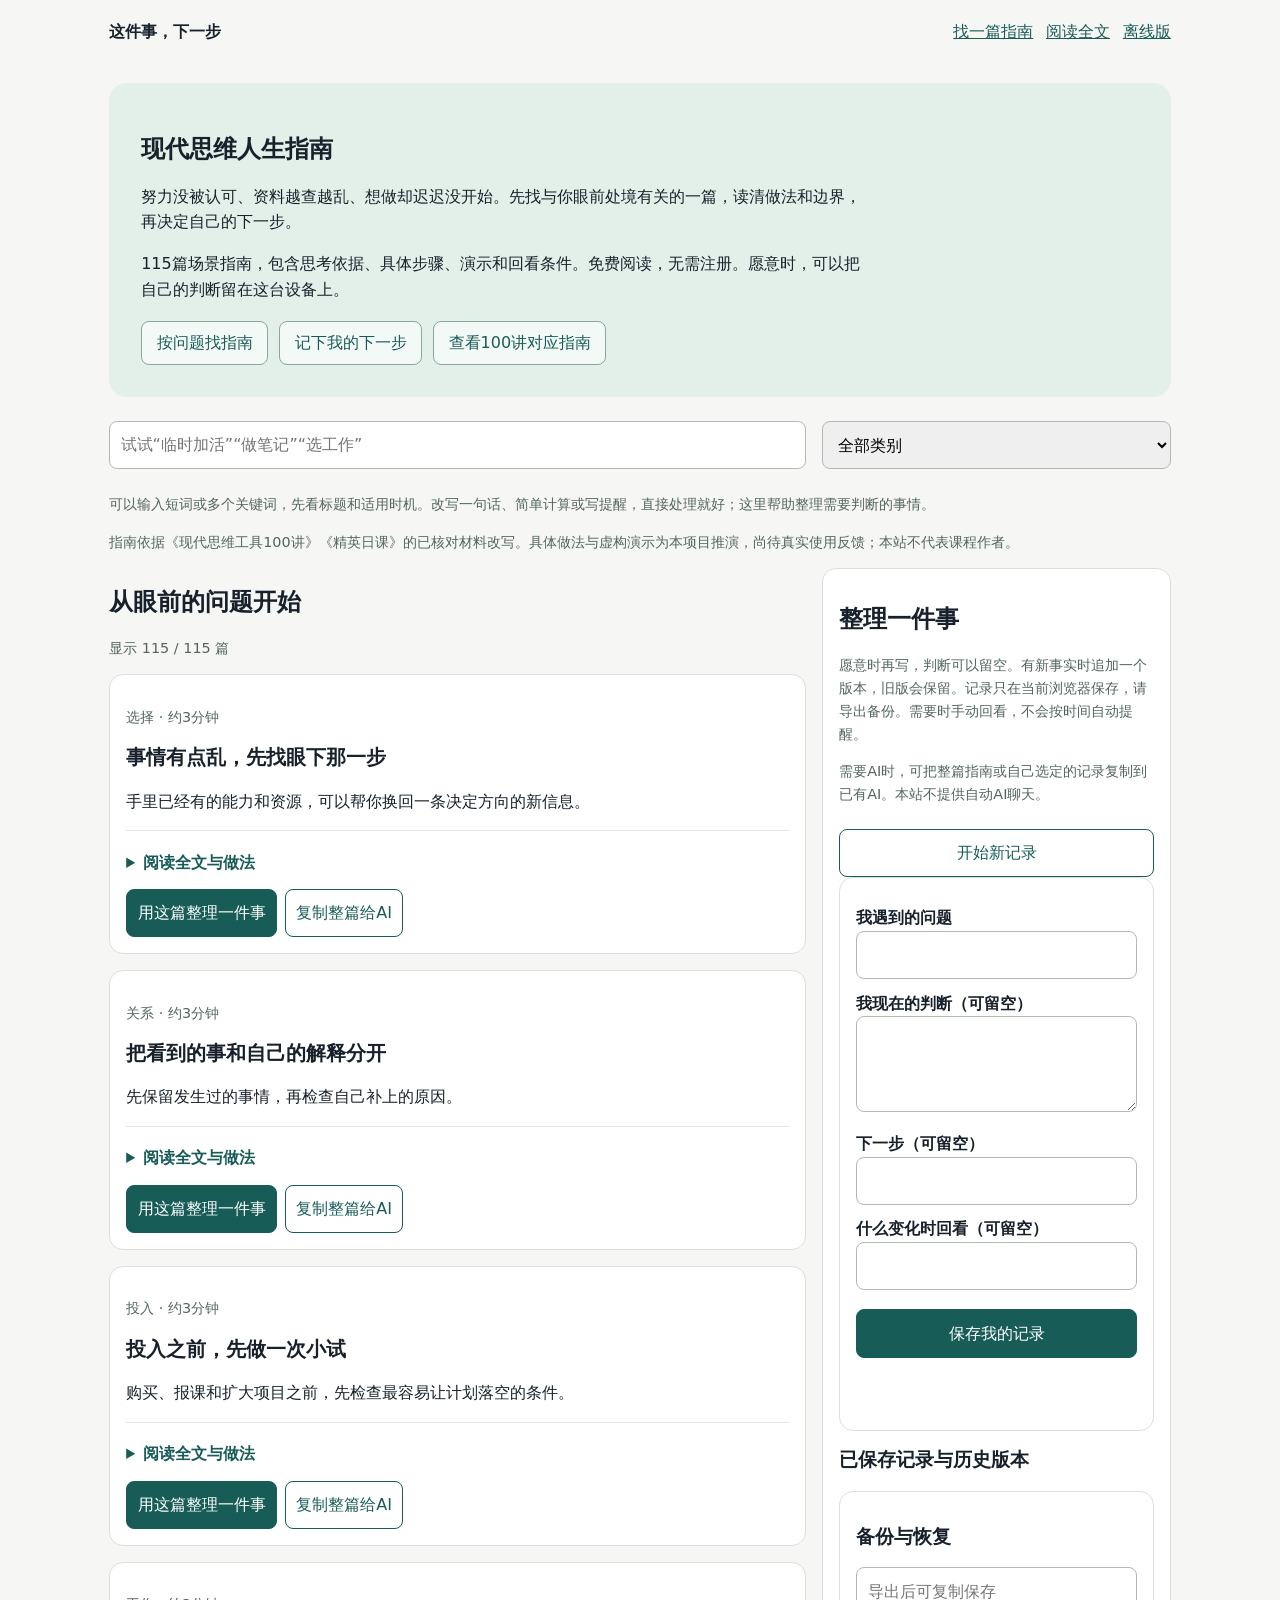
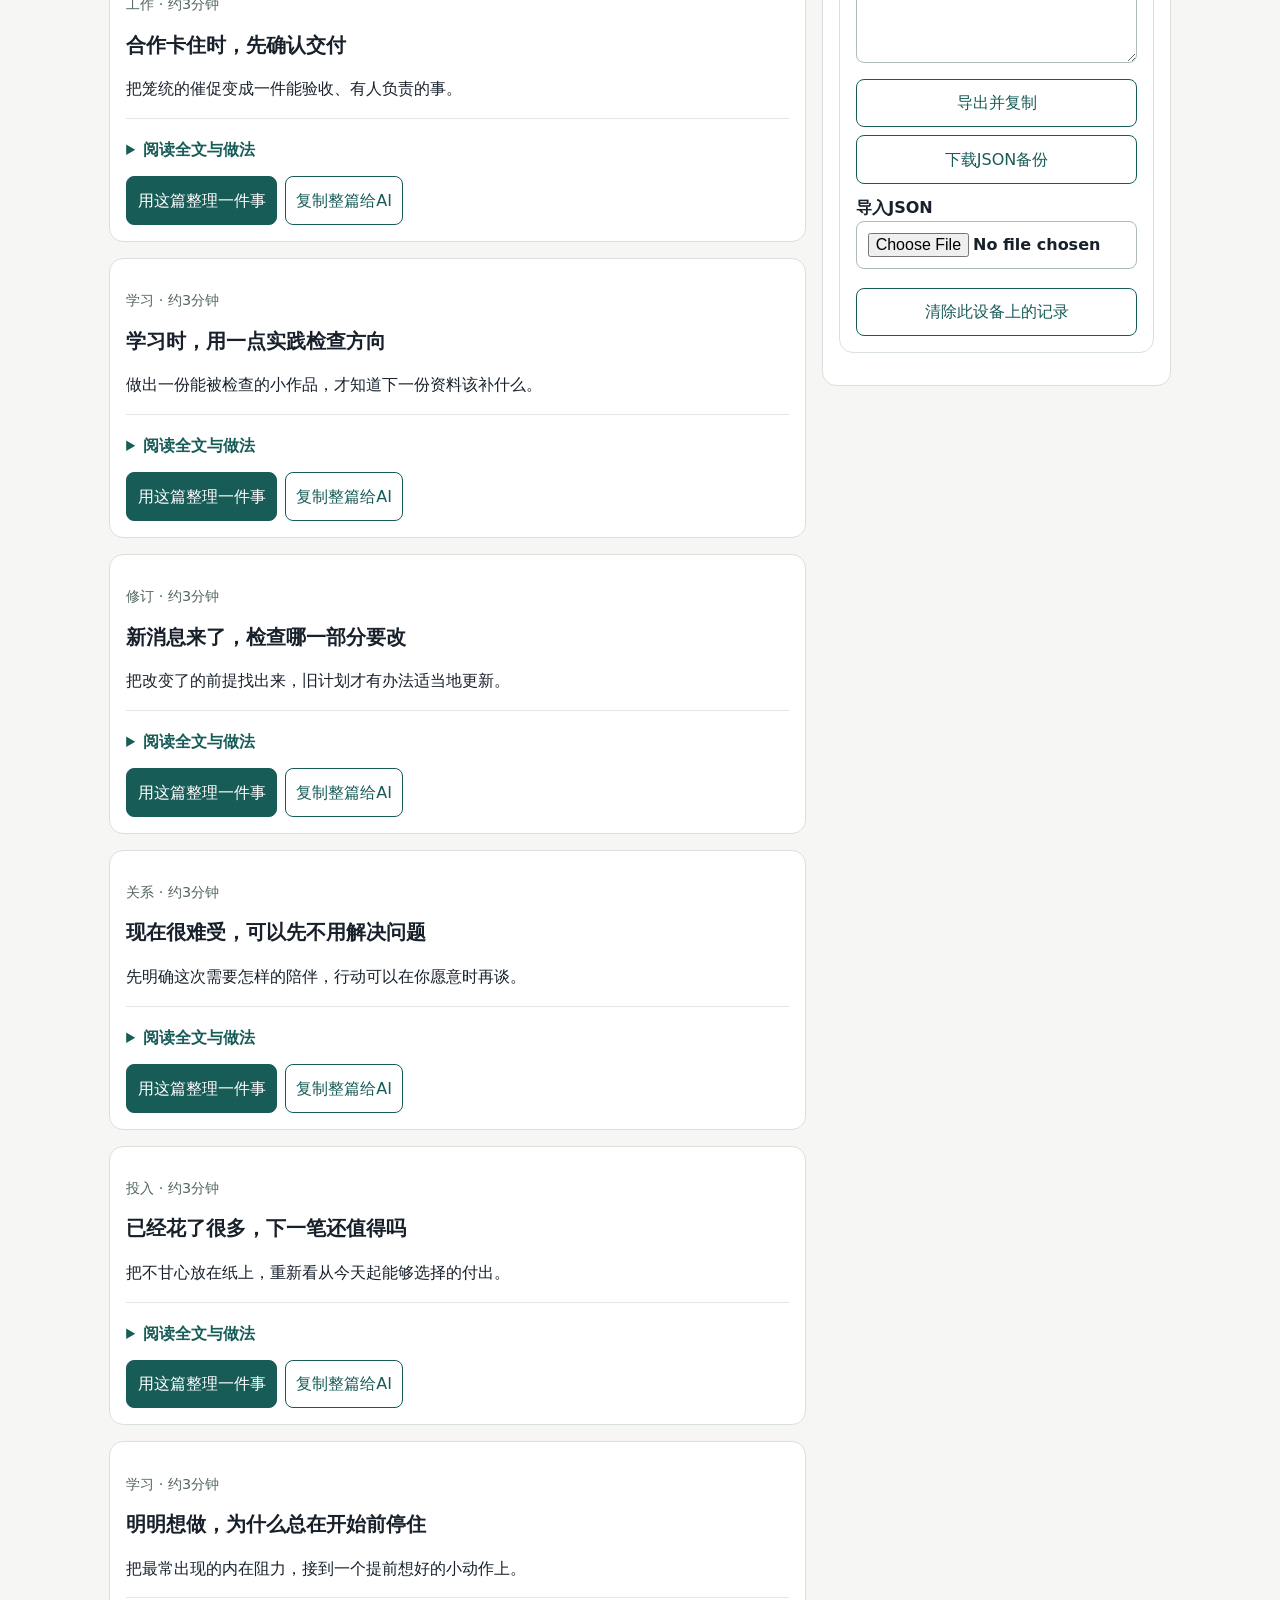
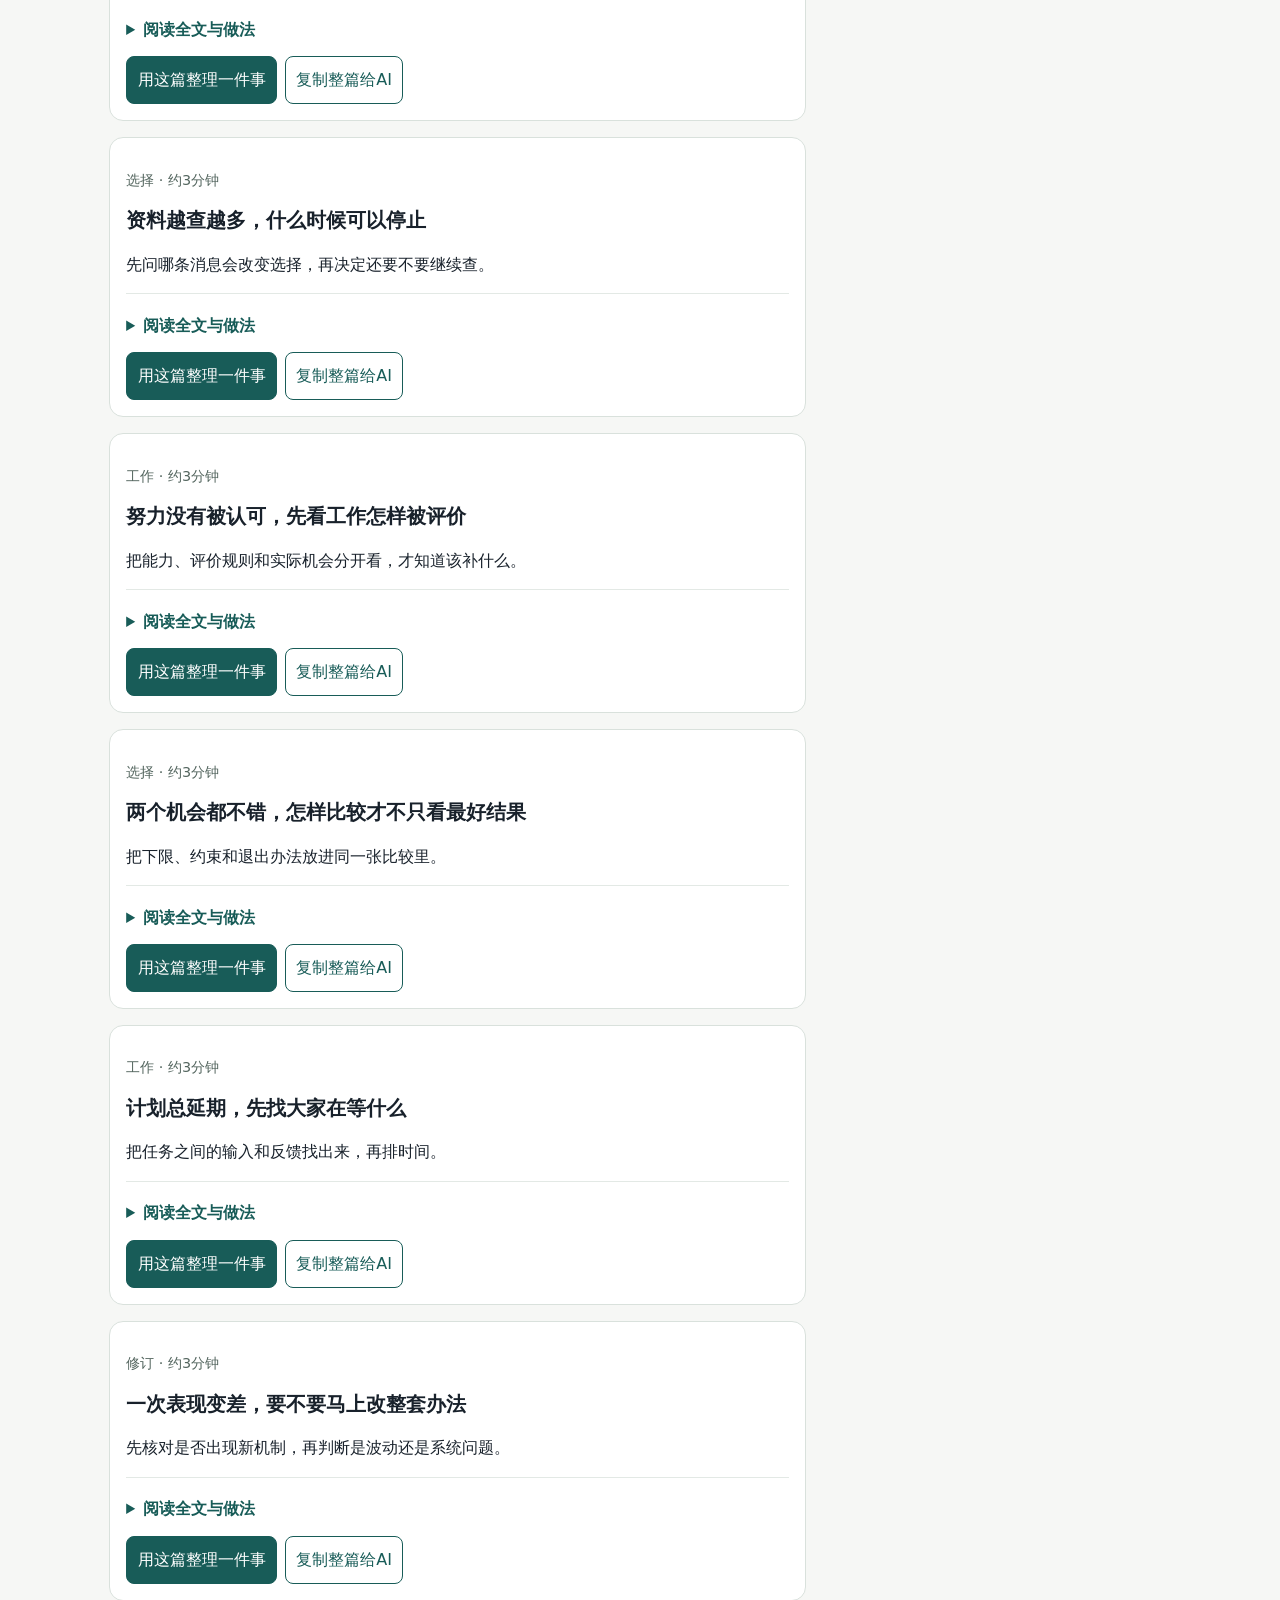
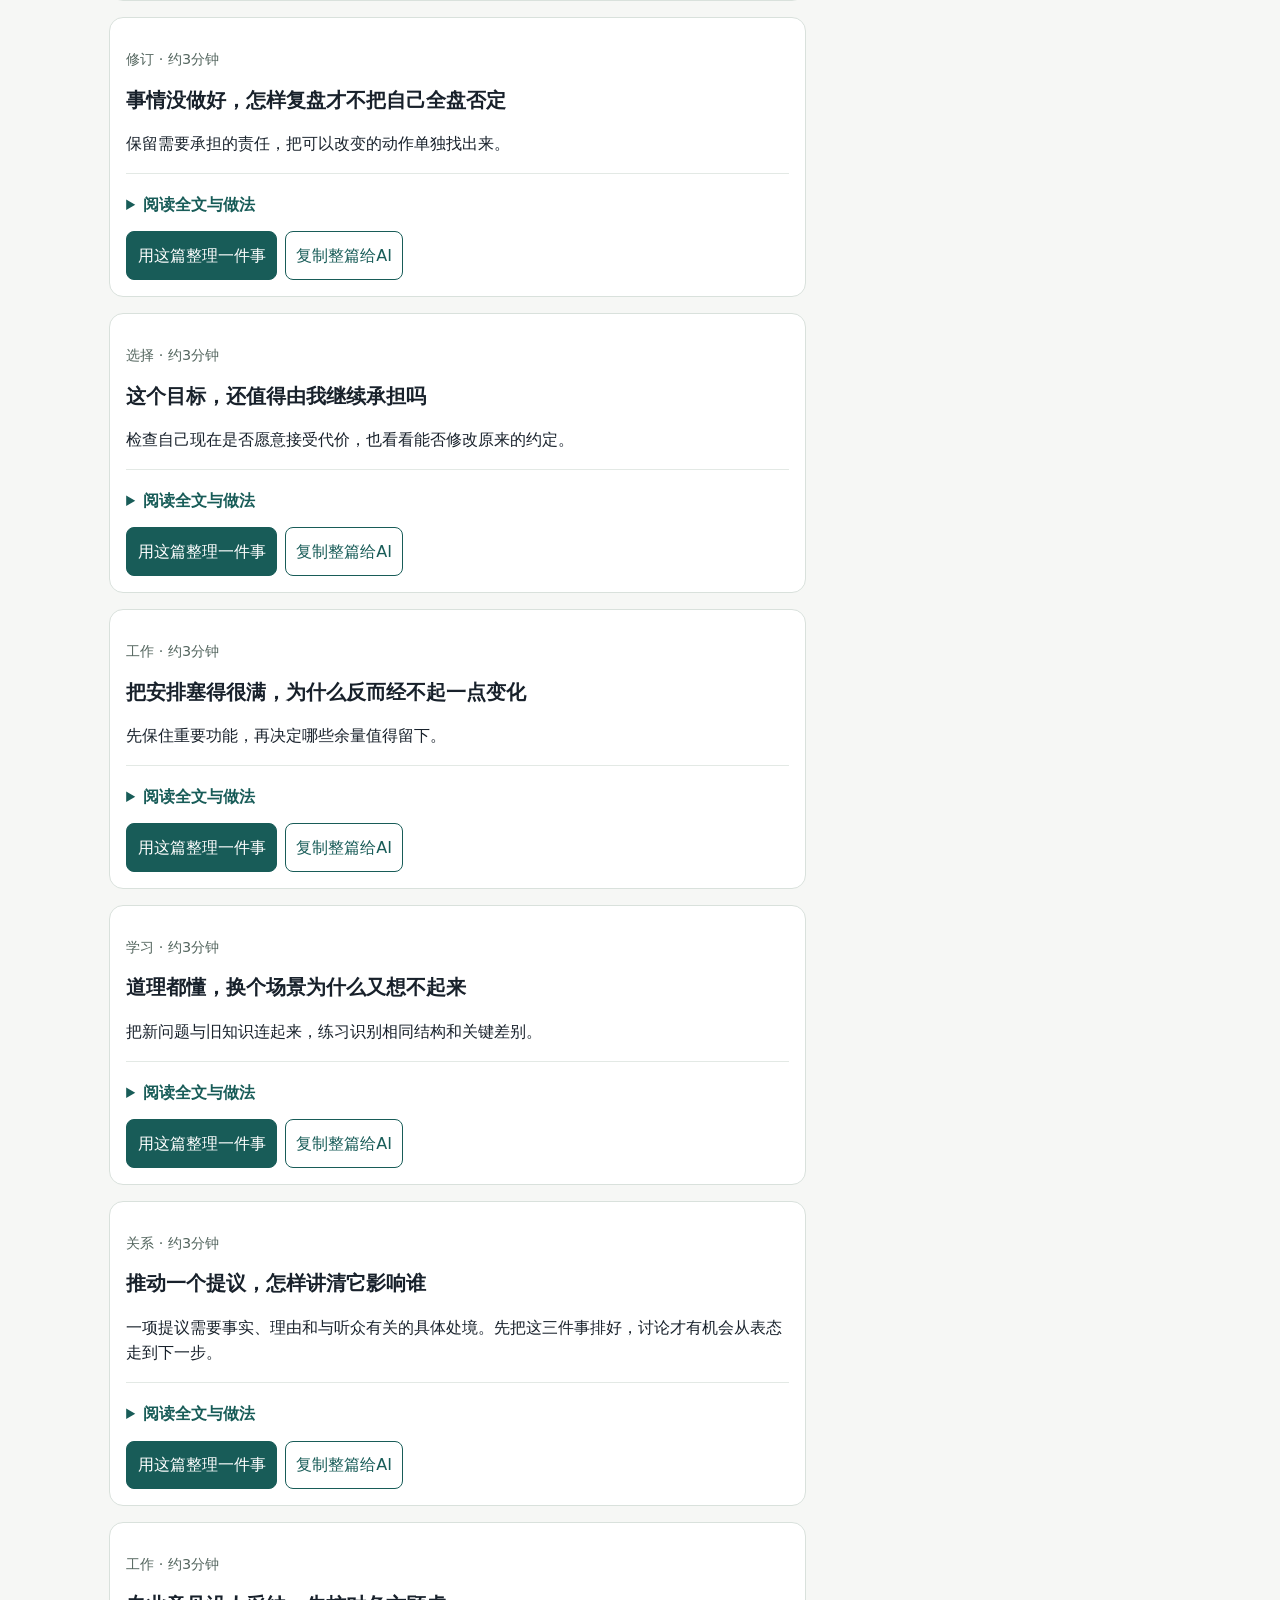
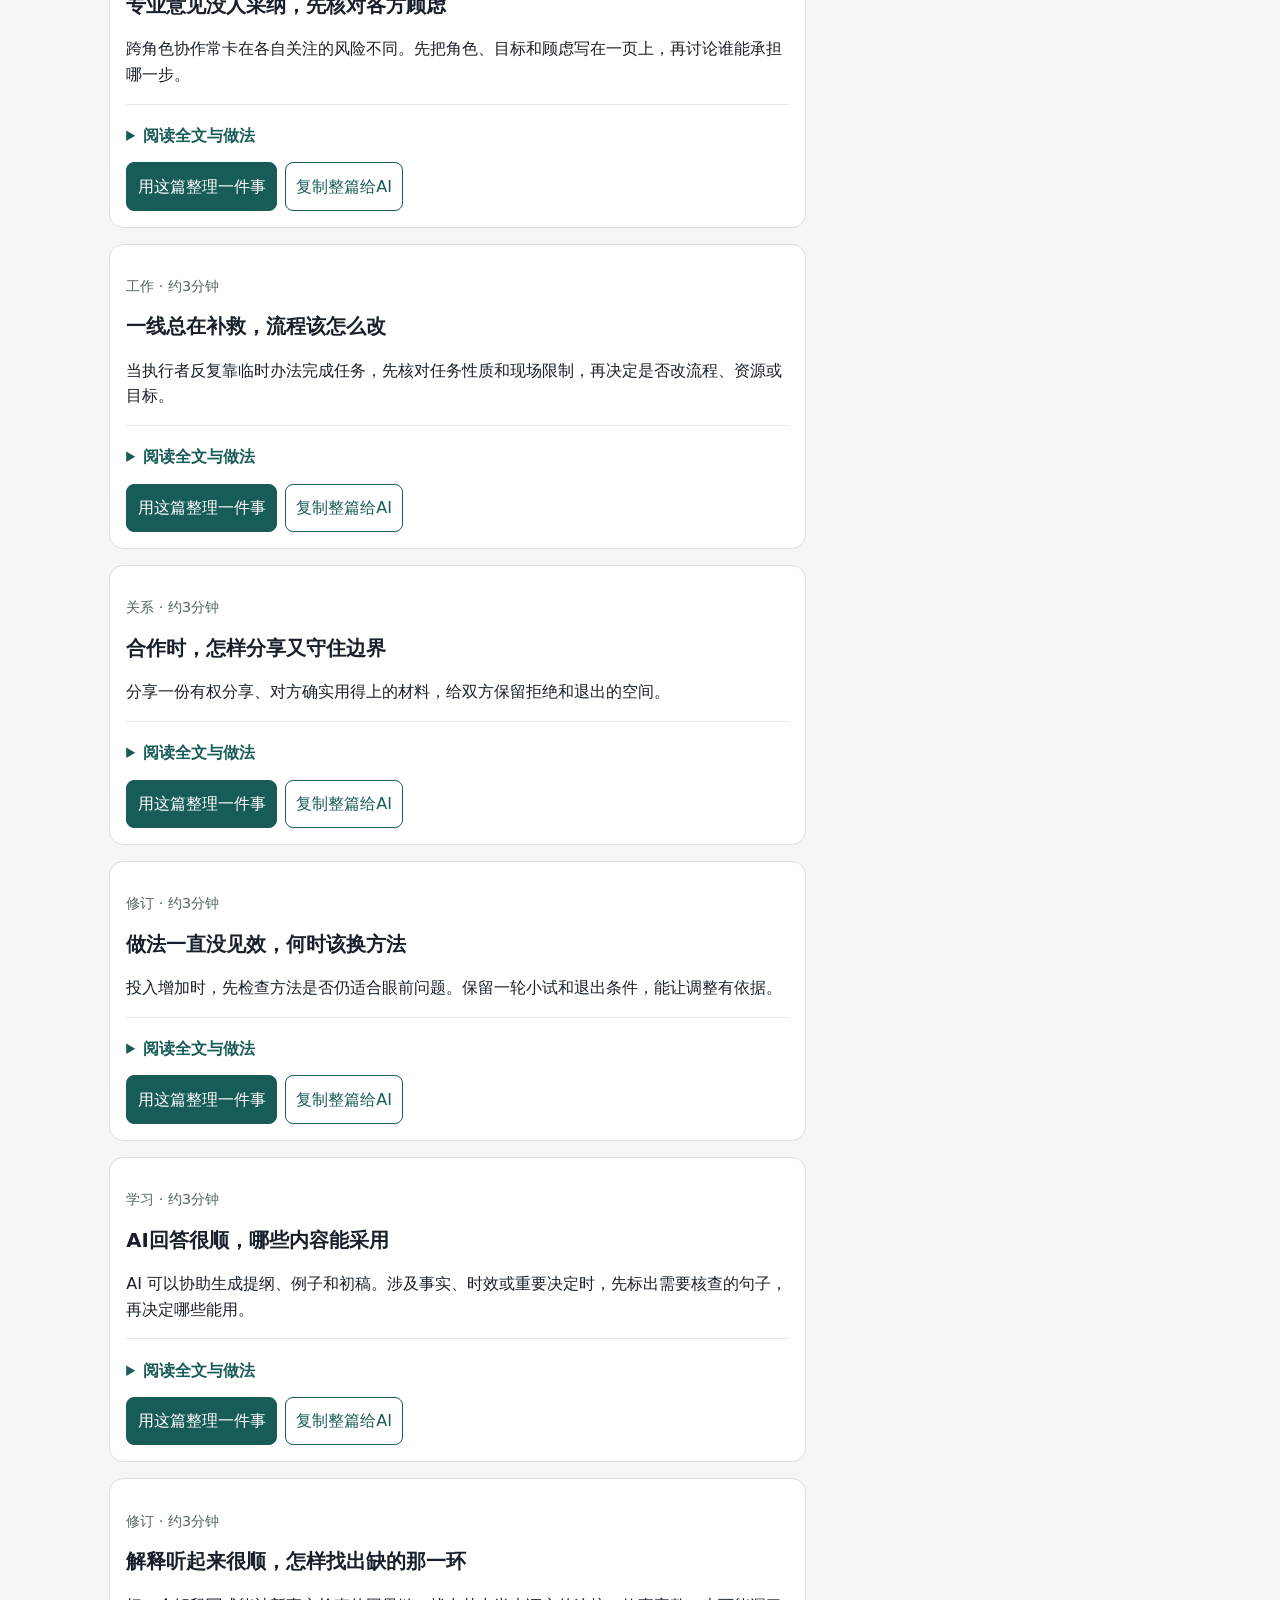
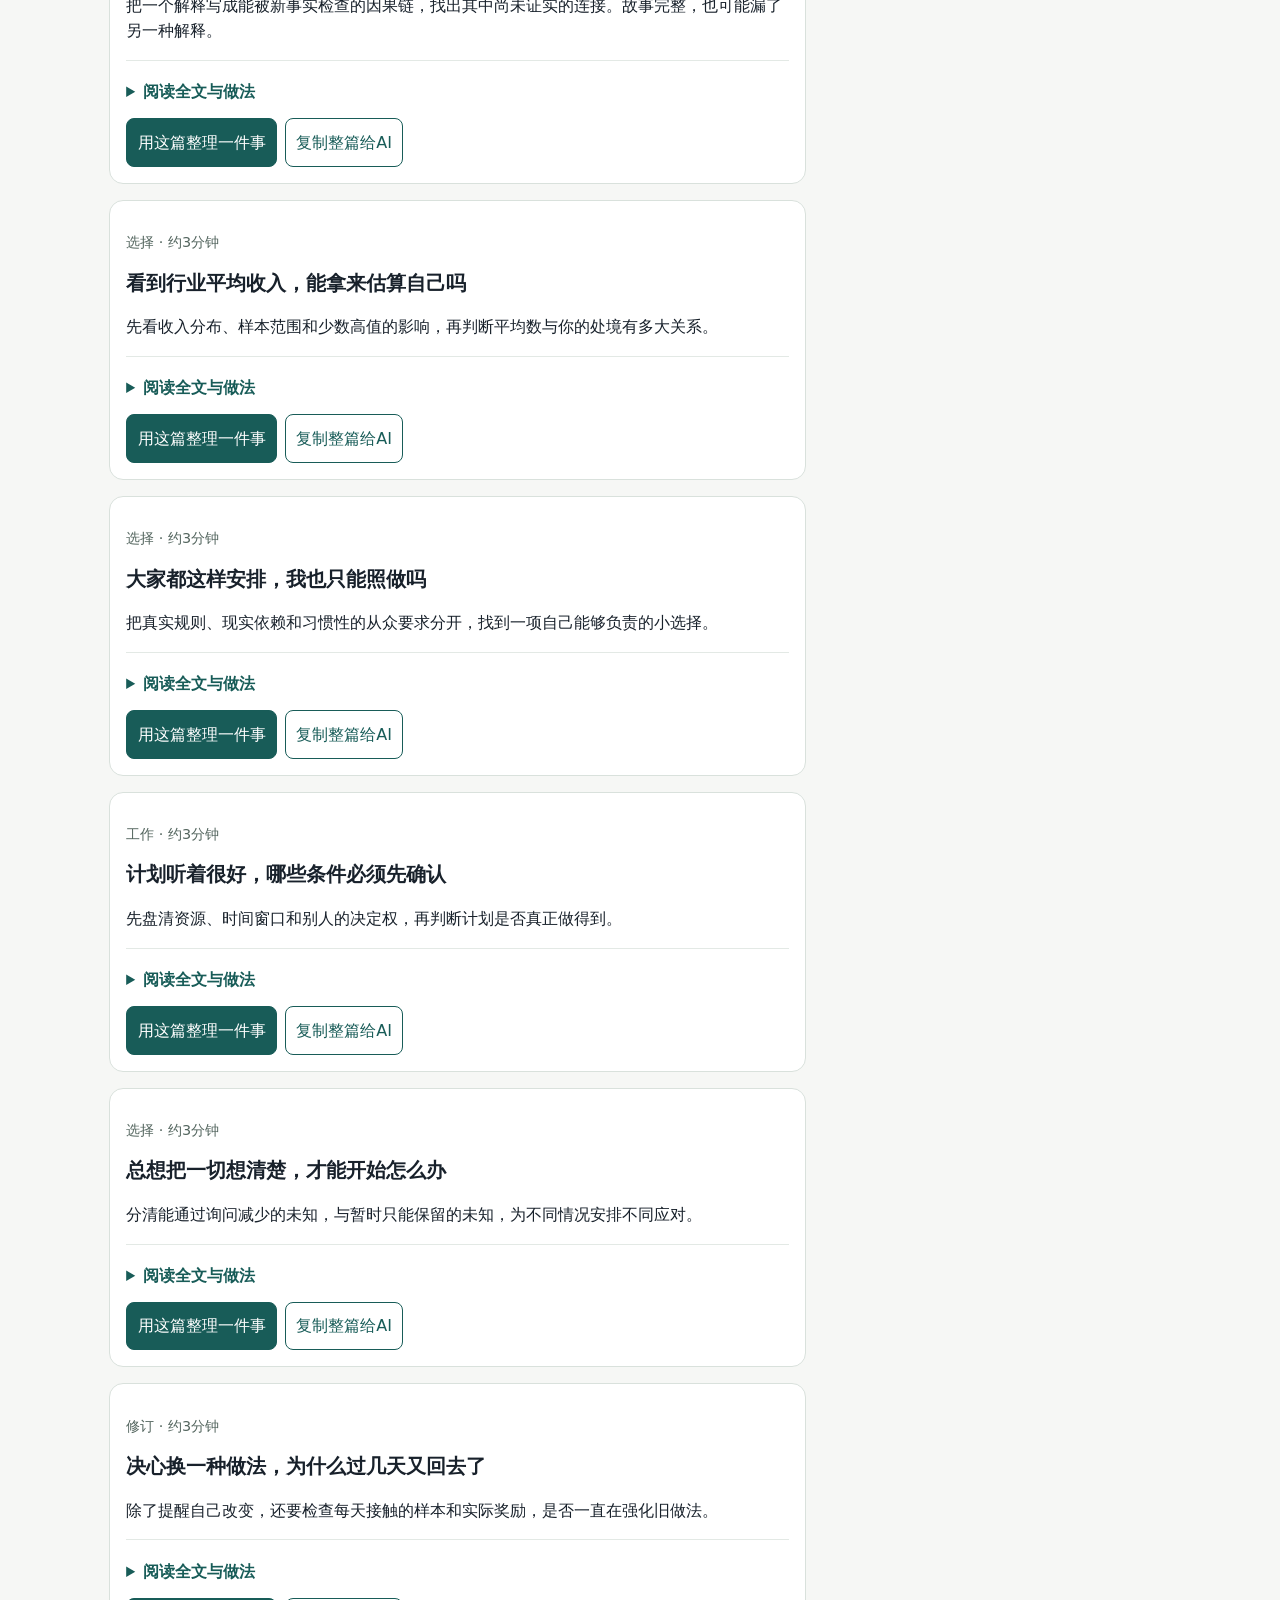
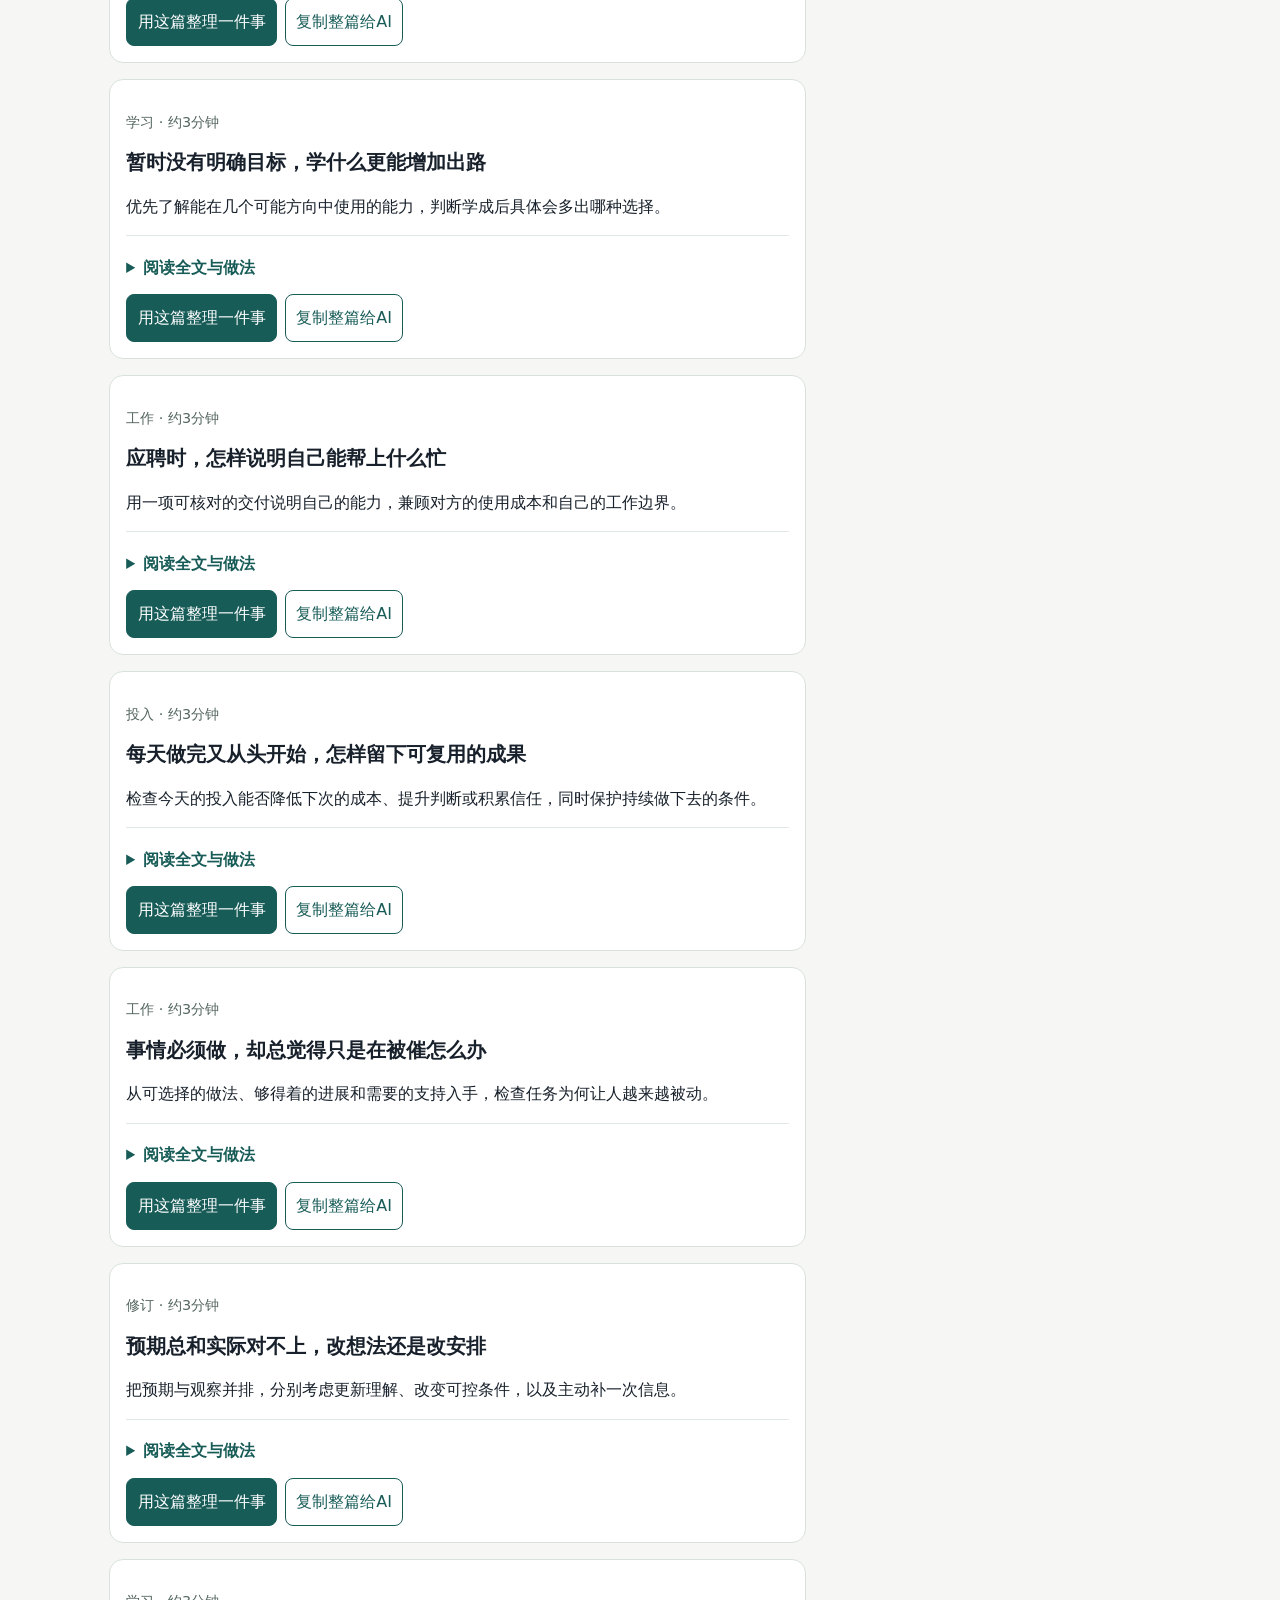
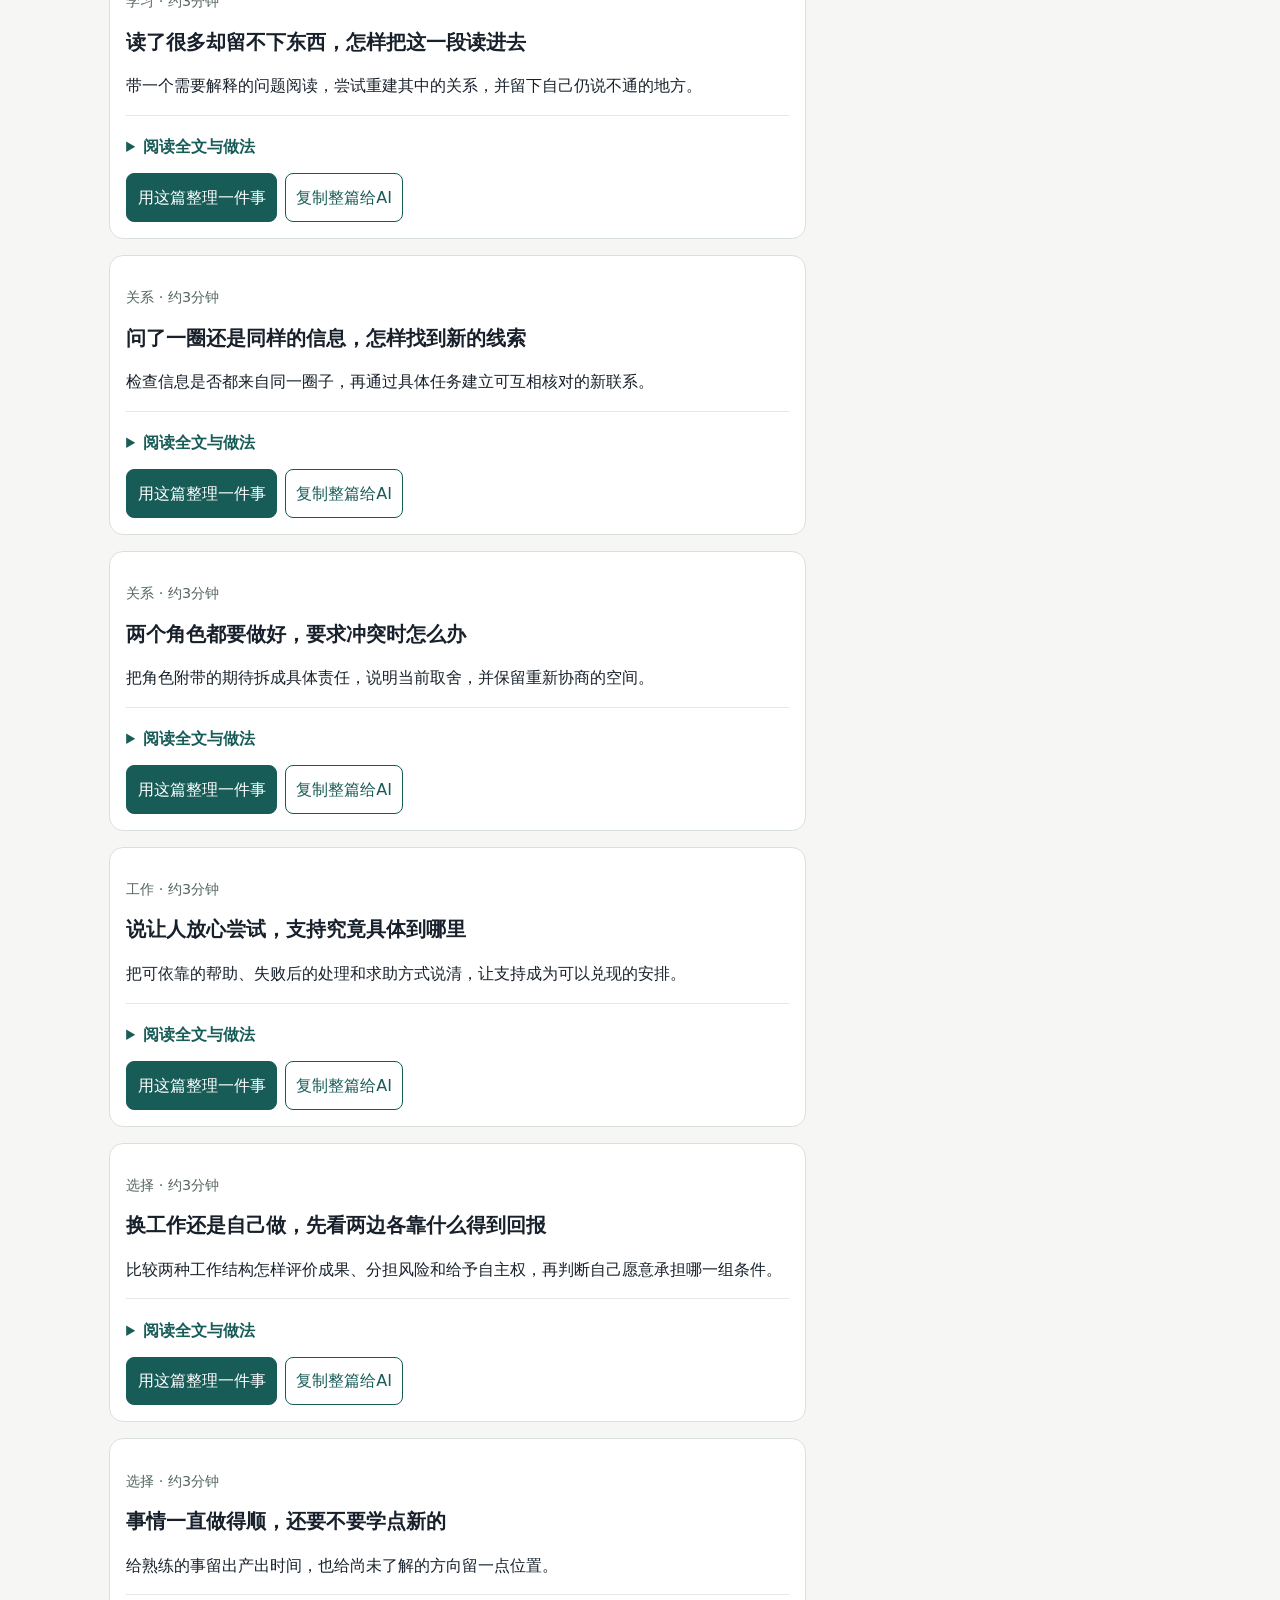
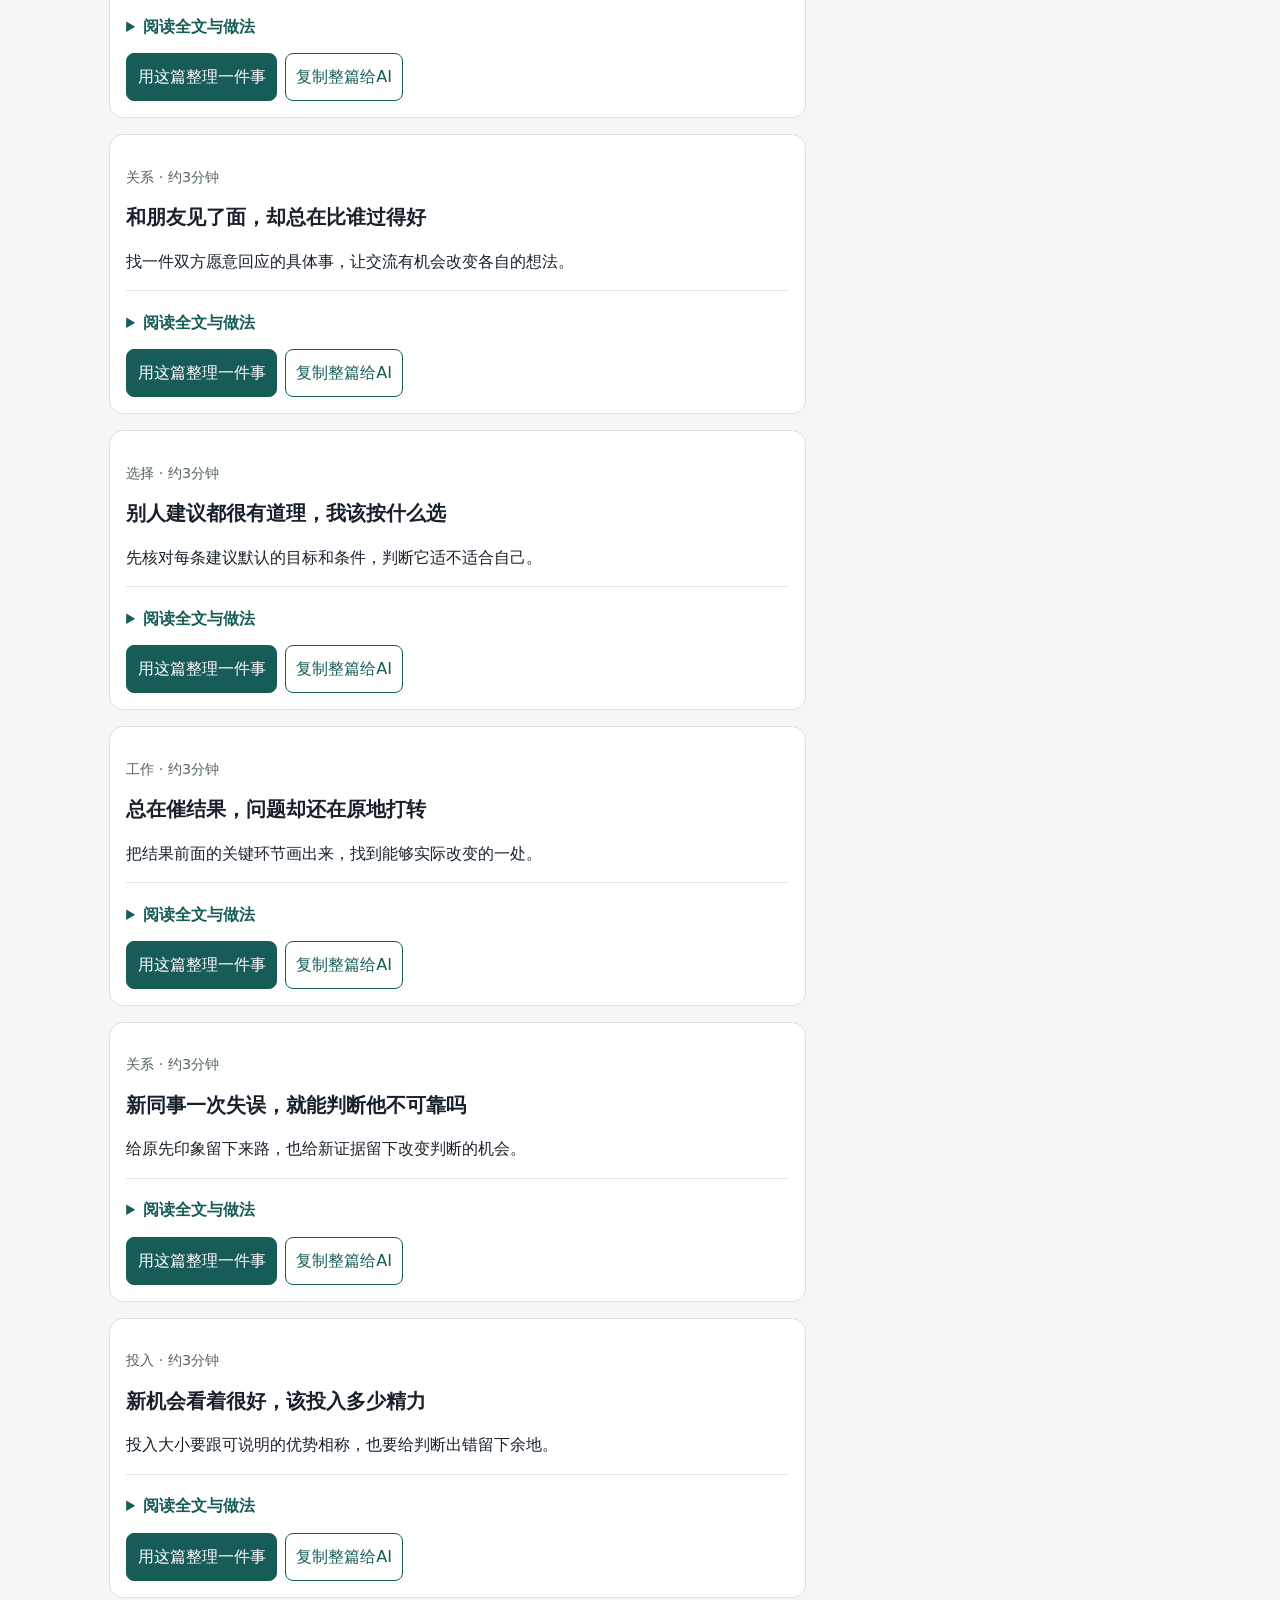
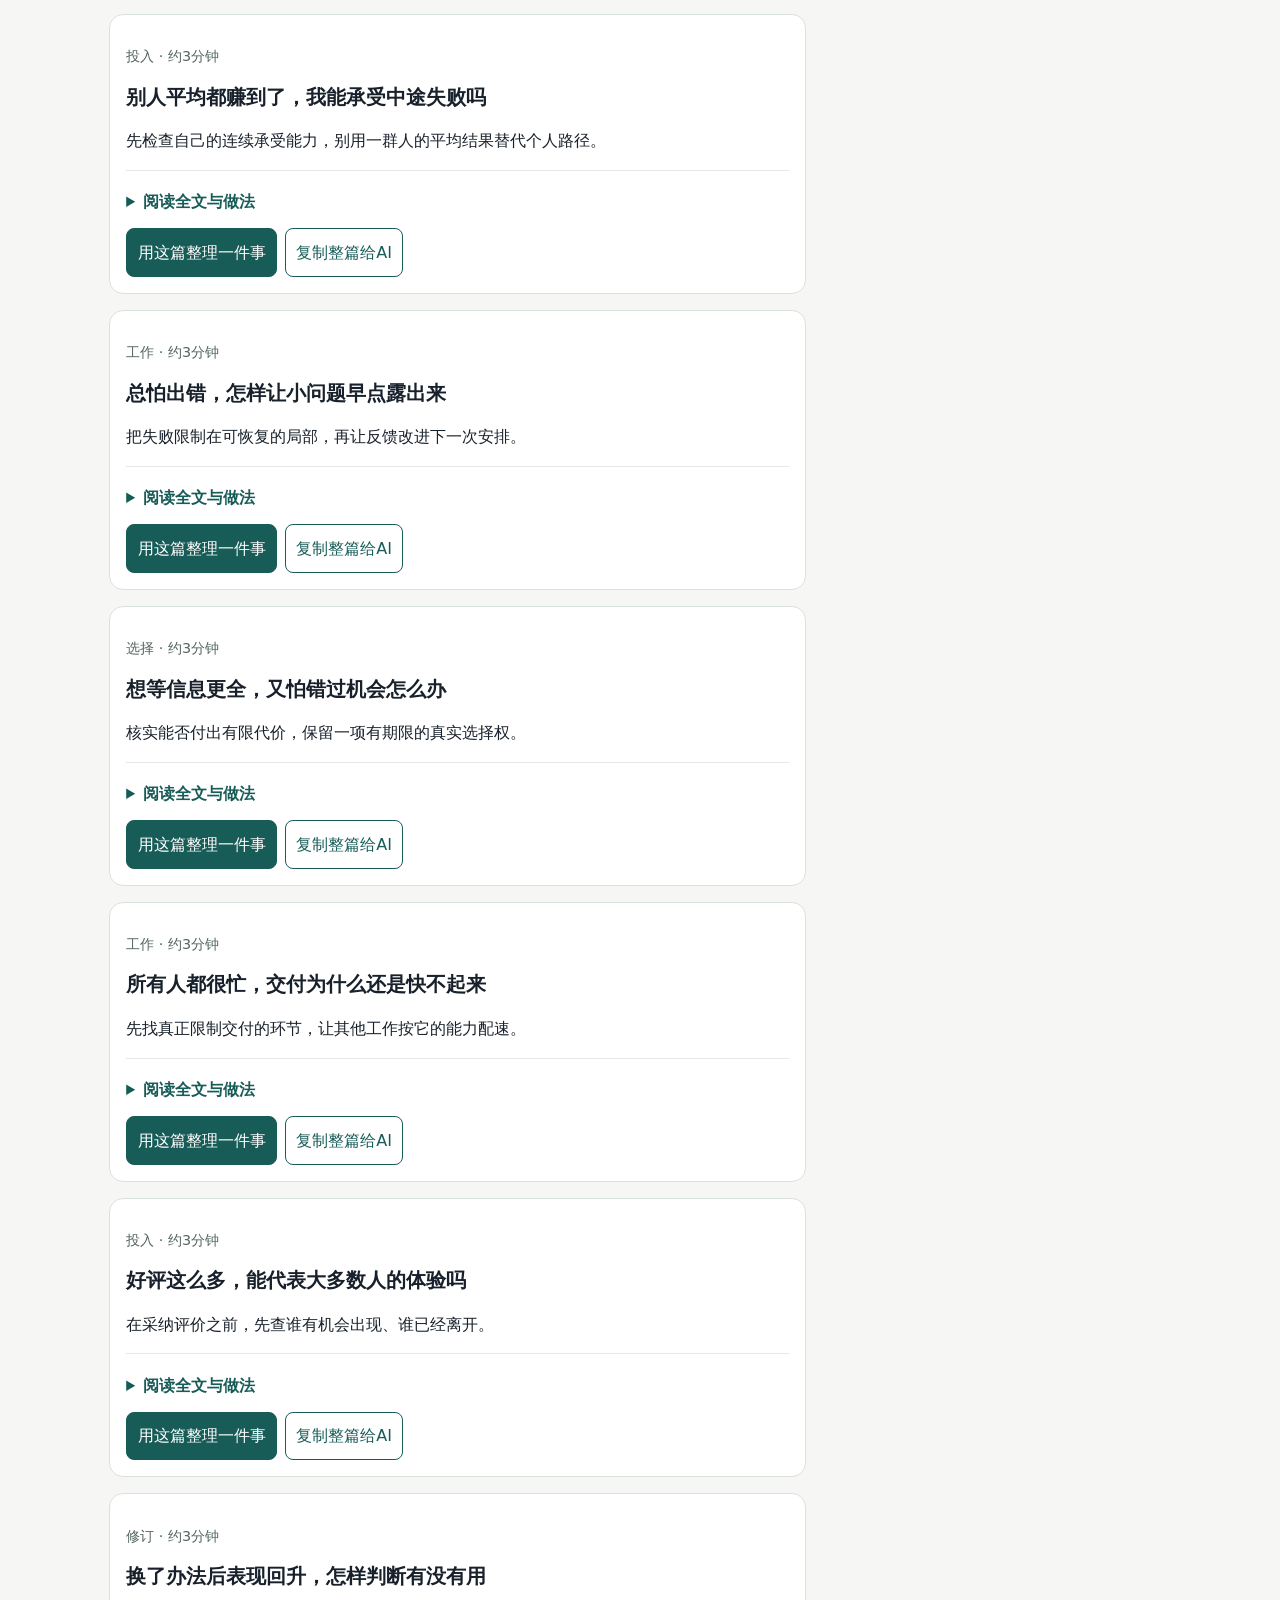
<file: index.html>
<!doctype html>
<html lang="zh-CN">
<head>
  <meta charset="utf-8">
  <meta name="viewport" content="width=device-width, initial-scale=1">
  <meta http-equiv="Content-Security-Policy" content="default-src 'self'; script-src 'self'; style-src 'self'; connect-src 'self'; object-src 'none'; base-uri 'none'">
  <meta name="description" content="115篇有来源的现代思维应用指南，从工作、学习和关系中的具体问题开始，读做法、看边界，找到自己的下一步。">
  <title>现代思维人生指南</title>
  <link rel="stylesheet" href="./style.css?v=2026-10-25-life.1">
</head>
<body>
  <header><strong>这件事，下一步</strong><nav><a href="#library">找一篇指南</a><a href="./guide.md">阅读全文</a><a href="./offline.html">离线版</a></nav></header>
  <main>
    <section class="hero"><h1>现代思维人生指南</h1><p>努力没被认可、资料越查越乱、想做却迟迟没开始。先找与你眼前处境有关的一篇，读清做法和边界，再决定自己的下一步。</p><p>115篇场景指南，包含思考依据、具体步骤、演示和回看条件。免费阅读，无需注册。愿意时，可以把自己的判断留在这台设备上。</p><div class="hero-actions"><a href="#library">按问题找指南</a><a href="#record">记下我的下一步</a><a href="./COURSE_COVERAGE.html">查看100讲对应指南</a></div></section>
    <section class="controls" id="library" aria-label="指南筛选"><input id="search" type="search" placeholder="试试“临时加活”“做笔记”“选工作”" aria-label="搜索指南"><select id="category" aria-label="选择类别"><option value="">全部类别</option></select></section>
    <p class="tag">可以输入短词或多个关键词，先看标题和适用时机。改写一句话、简单计算或写提醒，直接处理就好；这里帮助整理需要判断的事情。</p><p class="tag">指南依据《现代思维工具100讲》《精英日课》的已核对材料改写。具体做法与虚构演示为本项目推演，尚待真实使用反馈；本站不代表课程作者。</p>
    <div class="layout"><section><h2>从眼前的问题开始</h2><p id="guide-count" class="tag" role="status" aria-live="polite"></p><div id="guides"></div></section><aside id="record"><h2>整理一件事</h2><p class="tag">愿意时再写，判断可以留空。有新事实时追加一个版本，旧版会保留。记录只在当前浏览器保存，请导出备份。需要时手动回看，不会按时间自动提醒。</p><p class="tag">需要AI时，可把整篇指南或自己选定的记录复制到已有AI。本站不提供自动AI聊天。</p><button id="new-record" class="secondary" type="button">开始新记录</button><form id="record-form"><label>我遇到的问题<input id="input" required></label><label>我现在的判断（可留空）<textarea id="answer"></textarea></label><label>下一步（可留空）<input id="choice"></label><label>什么变化时回看（可留空）<input id="review"></label><button type="submit">保存我的记录</button><p id="notice" class="notice" role="status"></p></form><div id="records"></div><div class="export"><h3>备份与恢复</h3><textarea id="backup" aria-label="JSON备份内容" placeholder="导出后可复制保存"></textarea><button id="export-copy" class="secondary" type="button">导出并复制</button><button id="export-download" class="secondary" type="button">下载JSON备份</button><label>导入JSON<input id="import-file" type="file" accept="application/json,.json"></label><button id="clear" class="secondary" type="button">清除此设备上的记录</button></div></aside></div>
  </main>
  <footer><p><a href="./download/modern-thinking-guide.zip">下载公开包</a> · <a href="./PRIVACY.md">隐私说明</a> · <a href="https://github.com/fancy0121/modern-thinking-guide">GitHub</a> · <a href="https://github.com/fancy0121/modern-thinking-guide/issues">反馈（请不要公开私人故事）</a></p></footer>
  <script defer src="./content/guides.js?v=2026-10-25-life.1"></script><script defer src="./core.js?v=2026-10-25-life.1"></script><script defer src="./app.js?v=2026-10-25-life.1"></script>
</body>
</html>
</file>
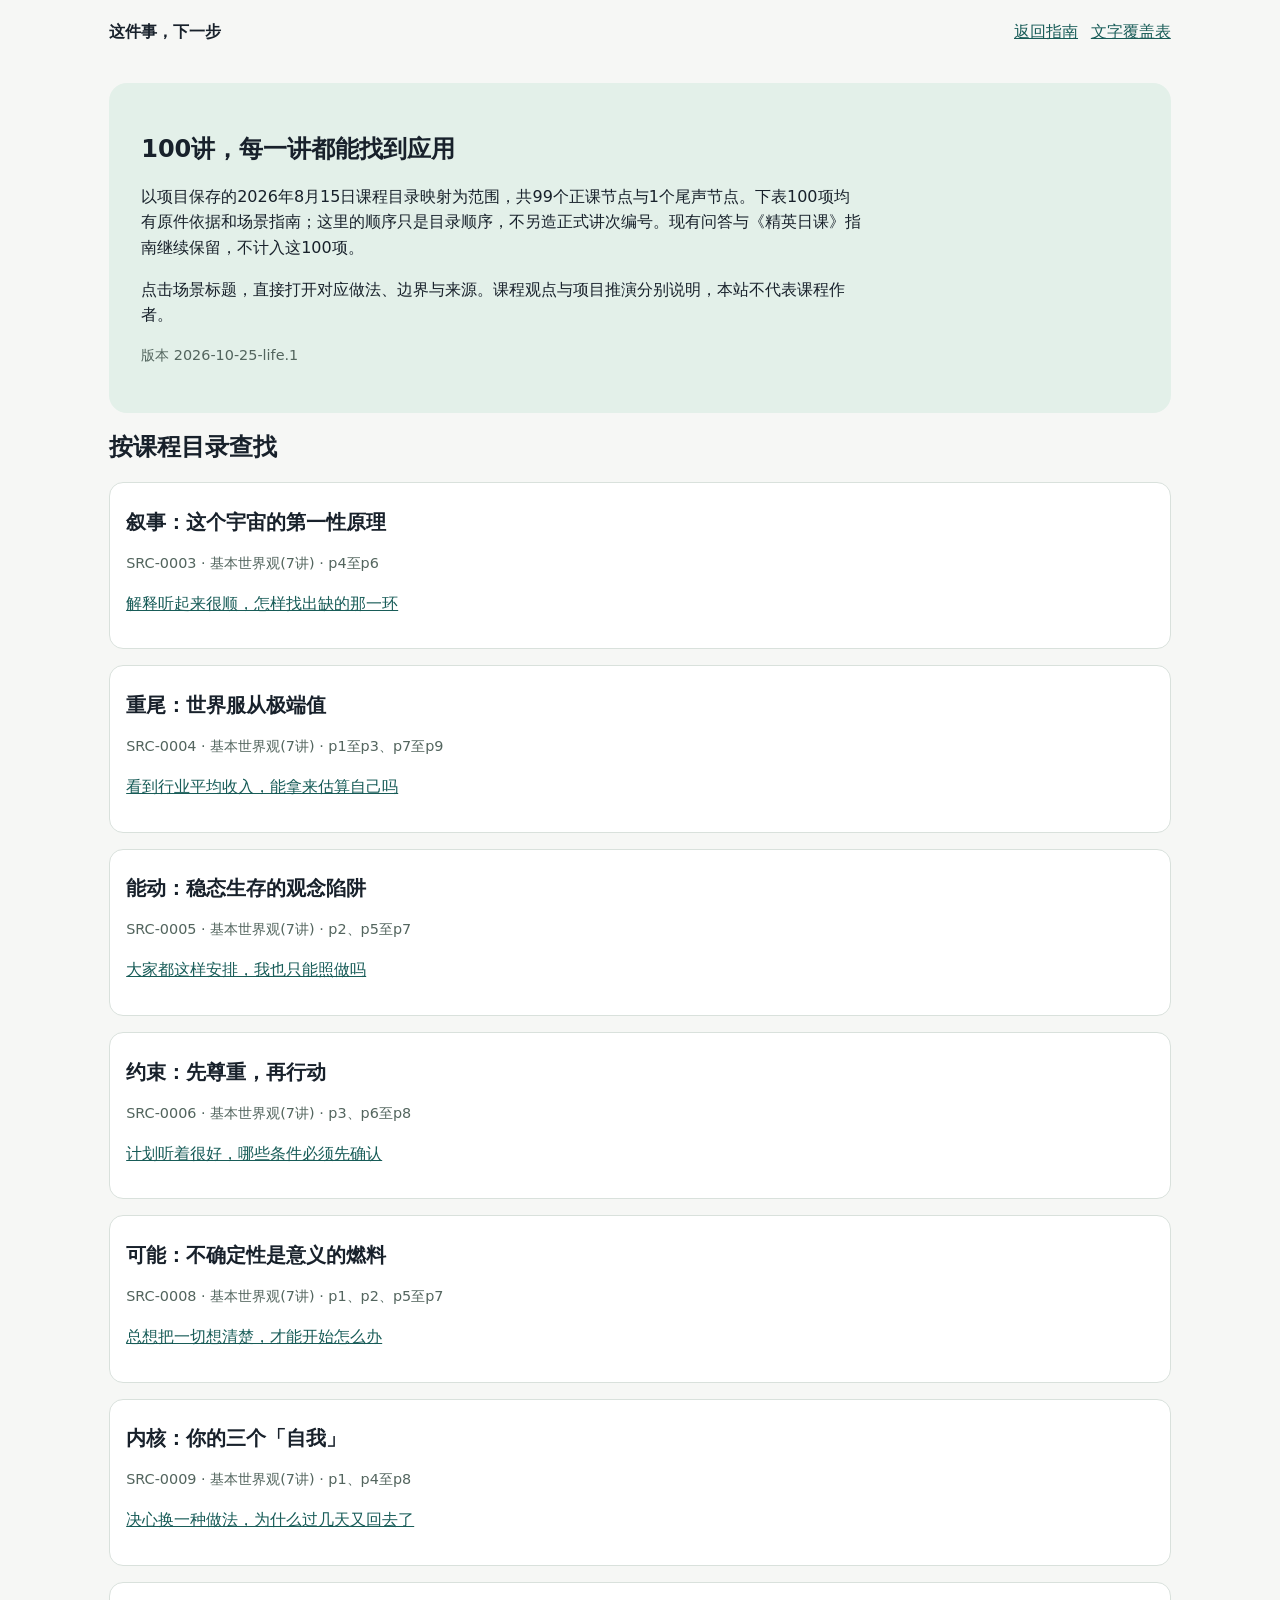
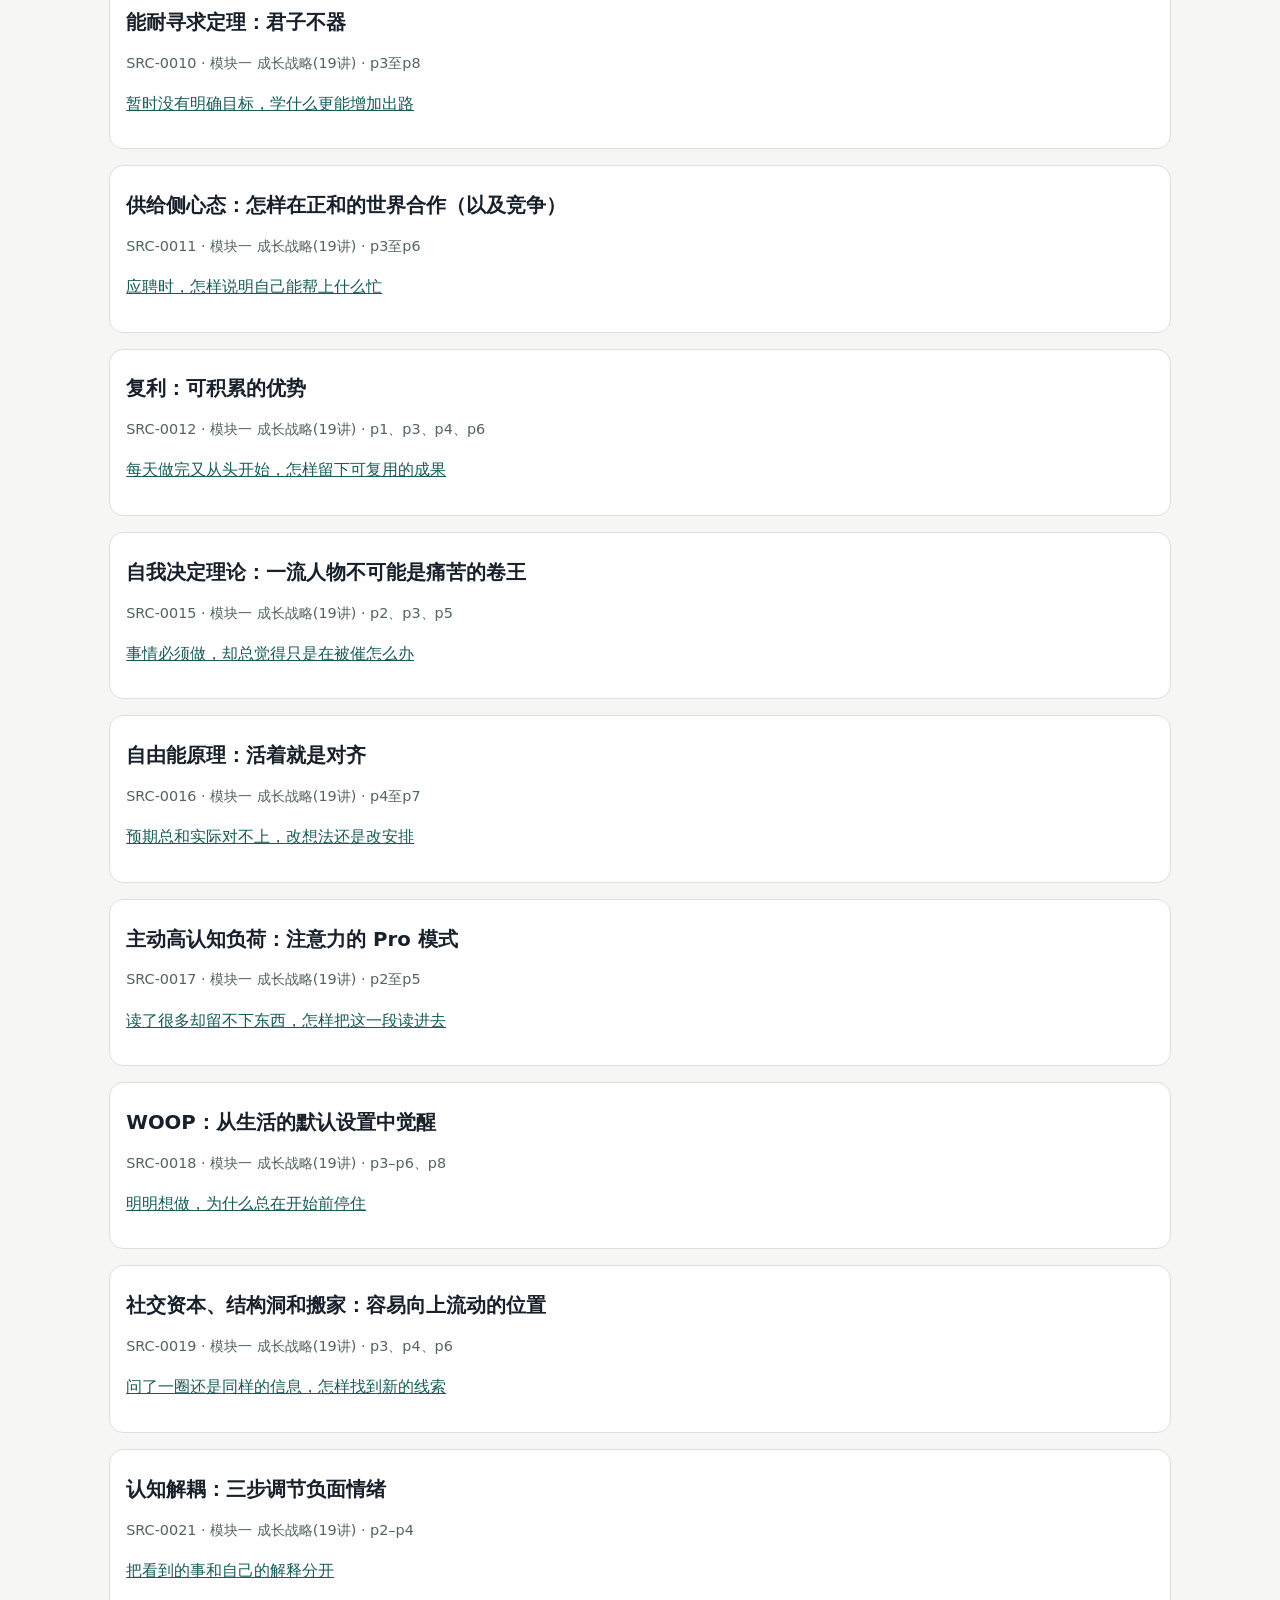
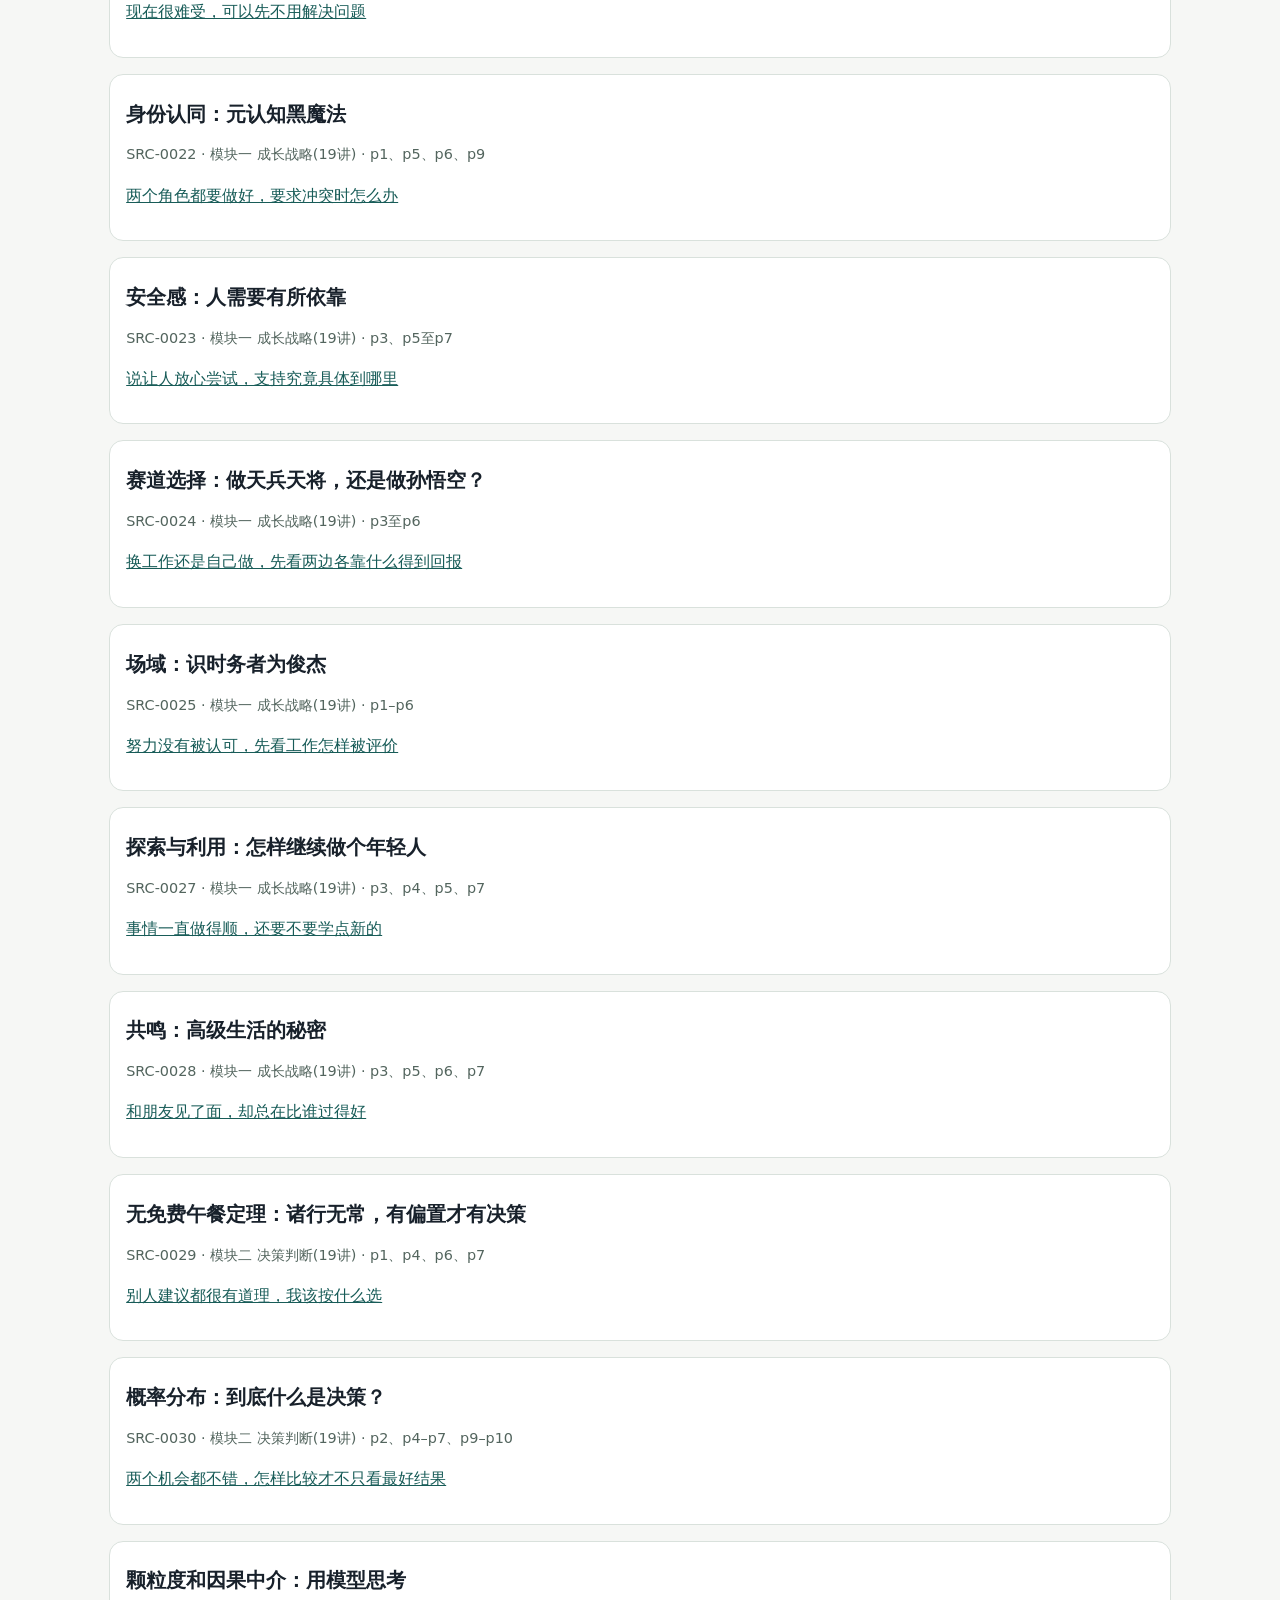
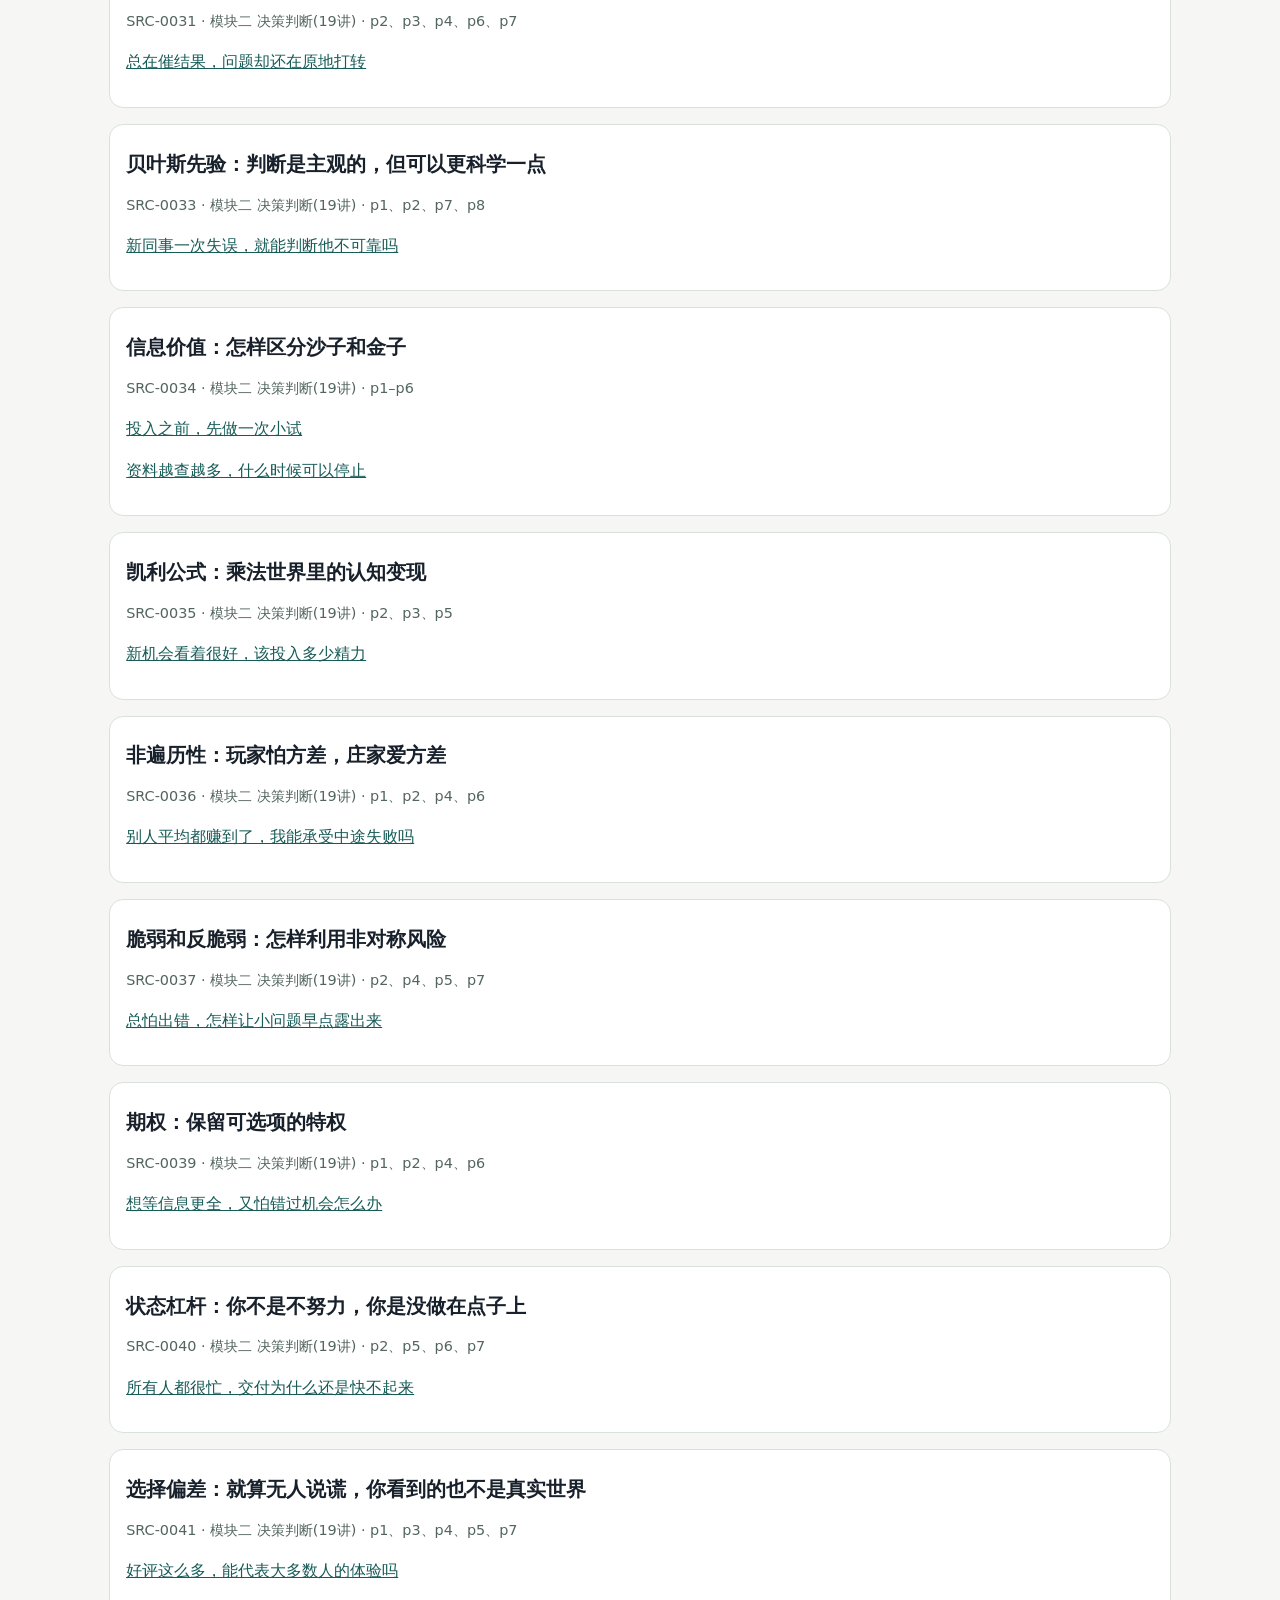
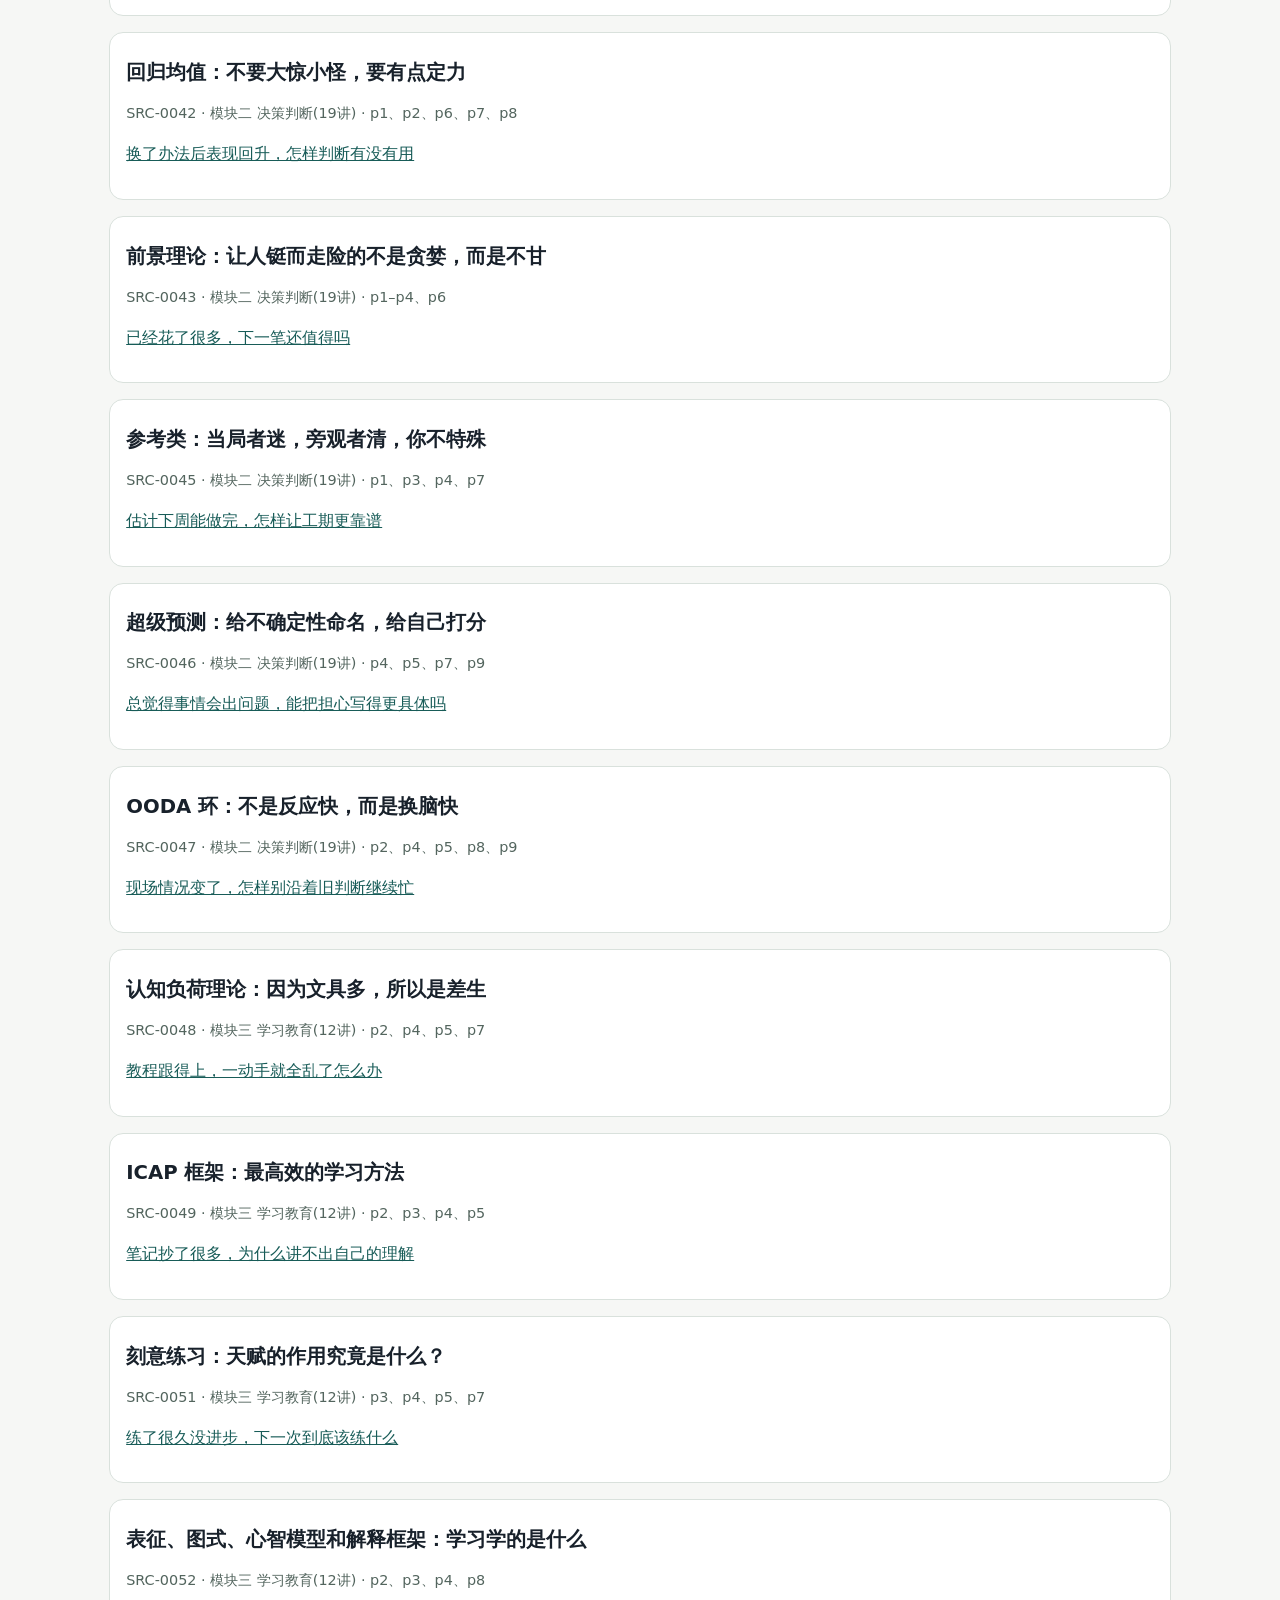
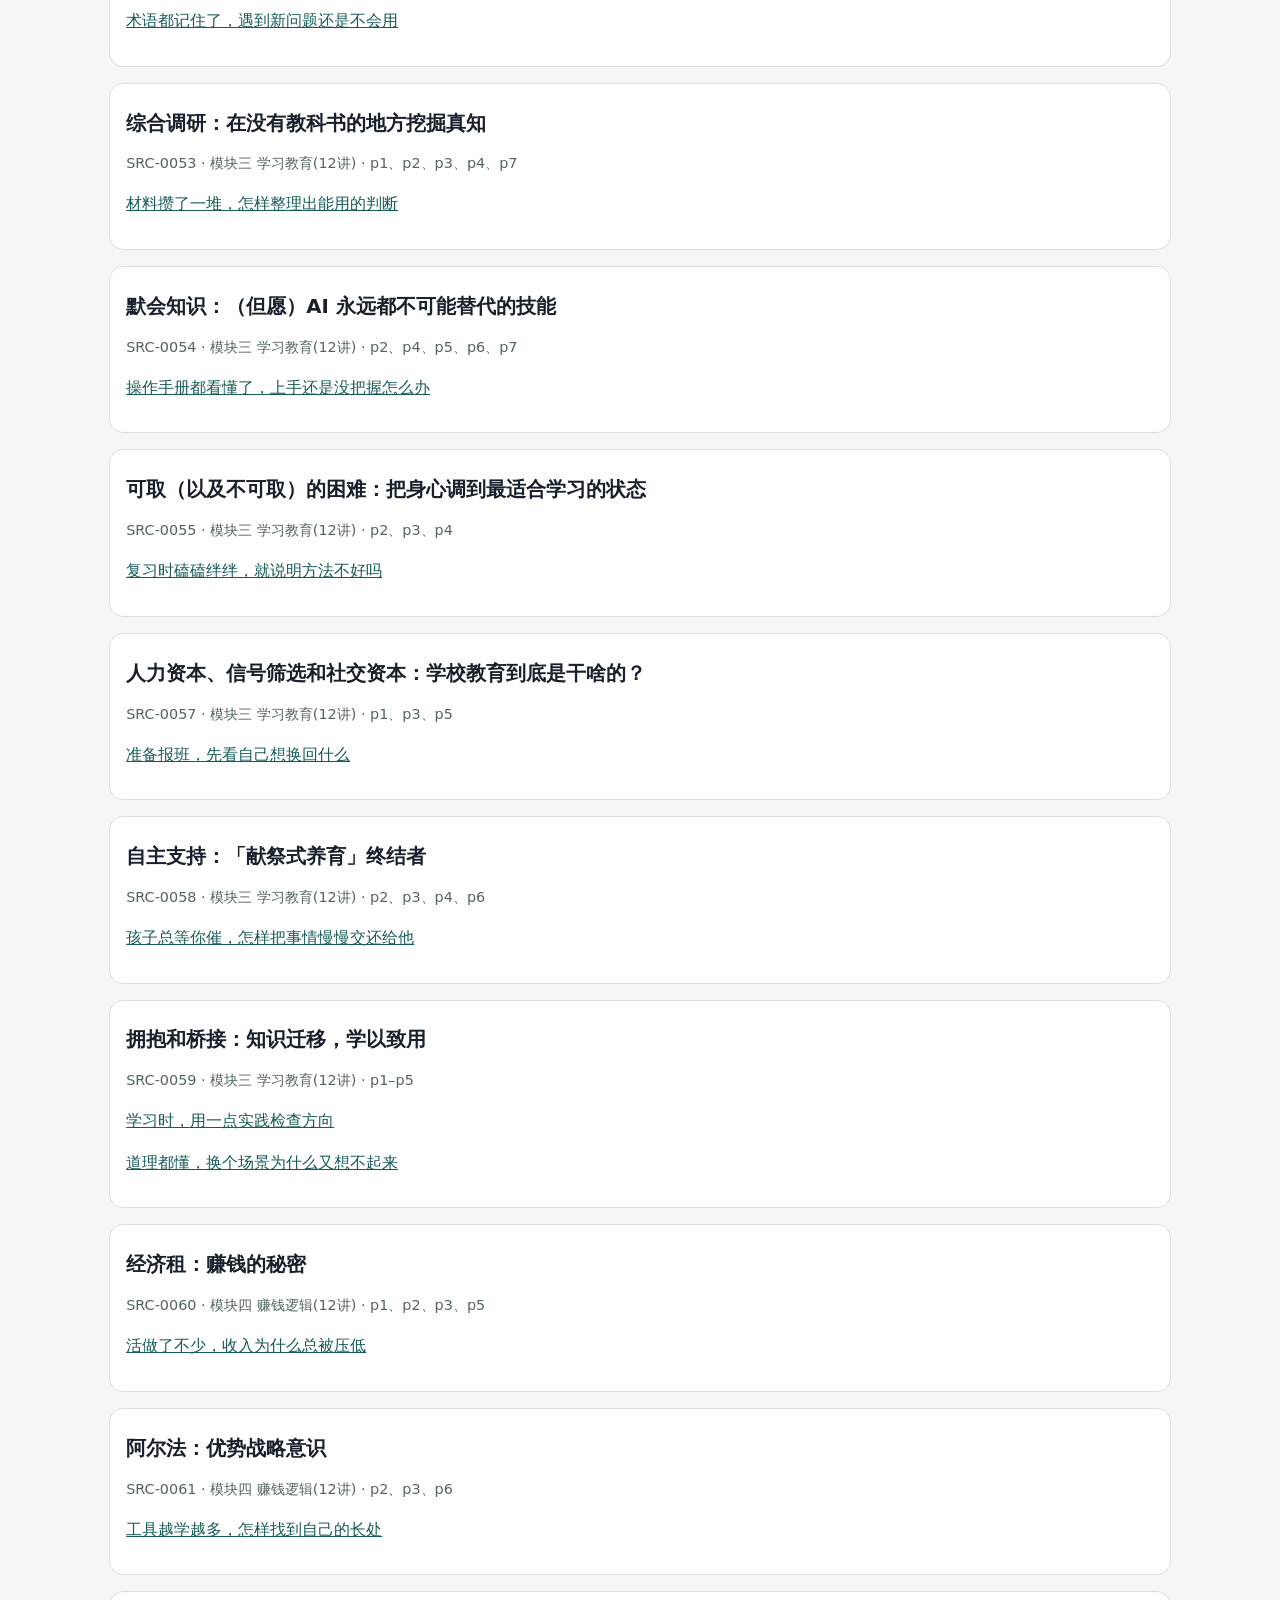
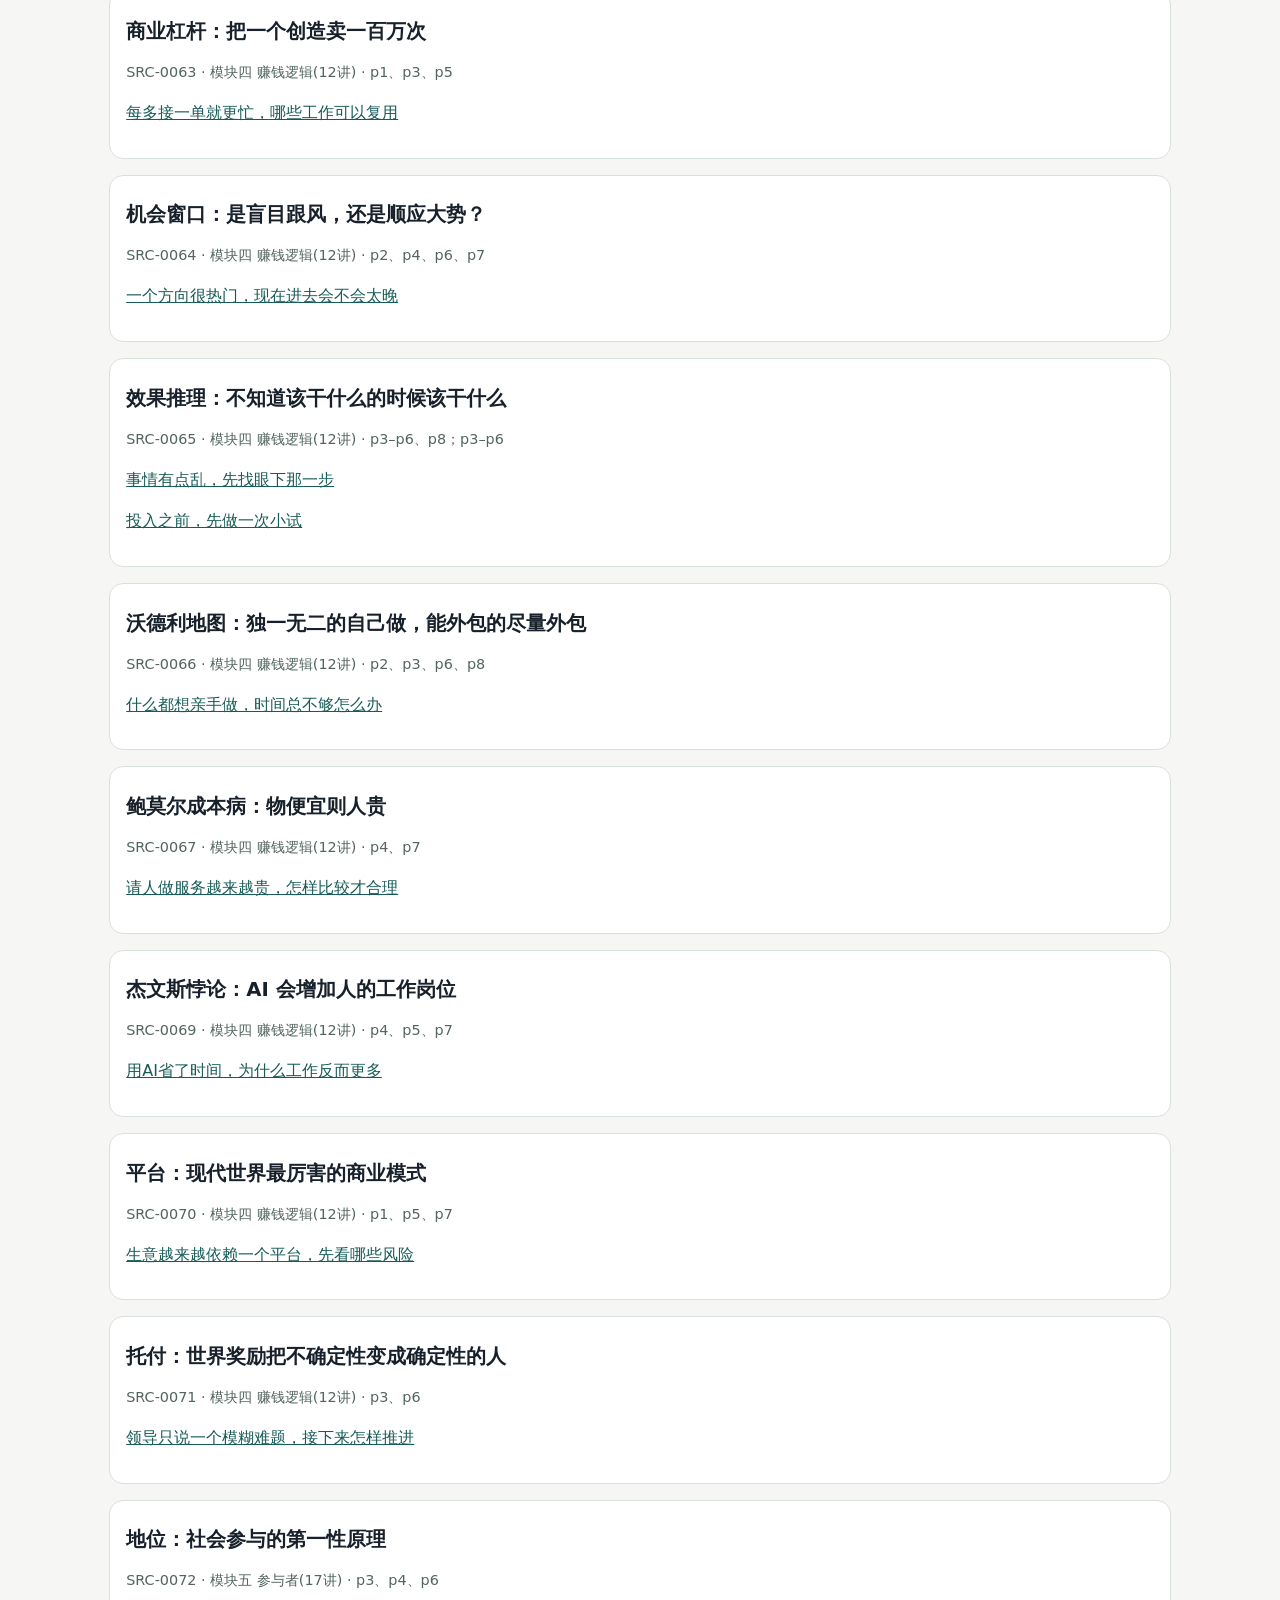
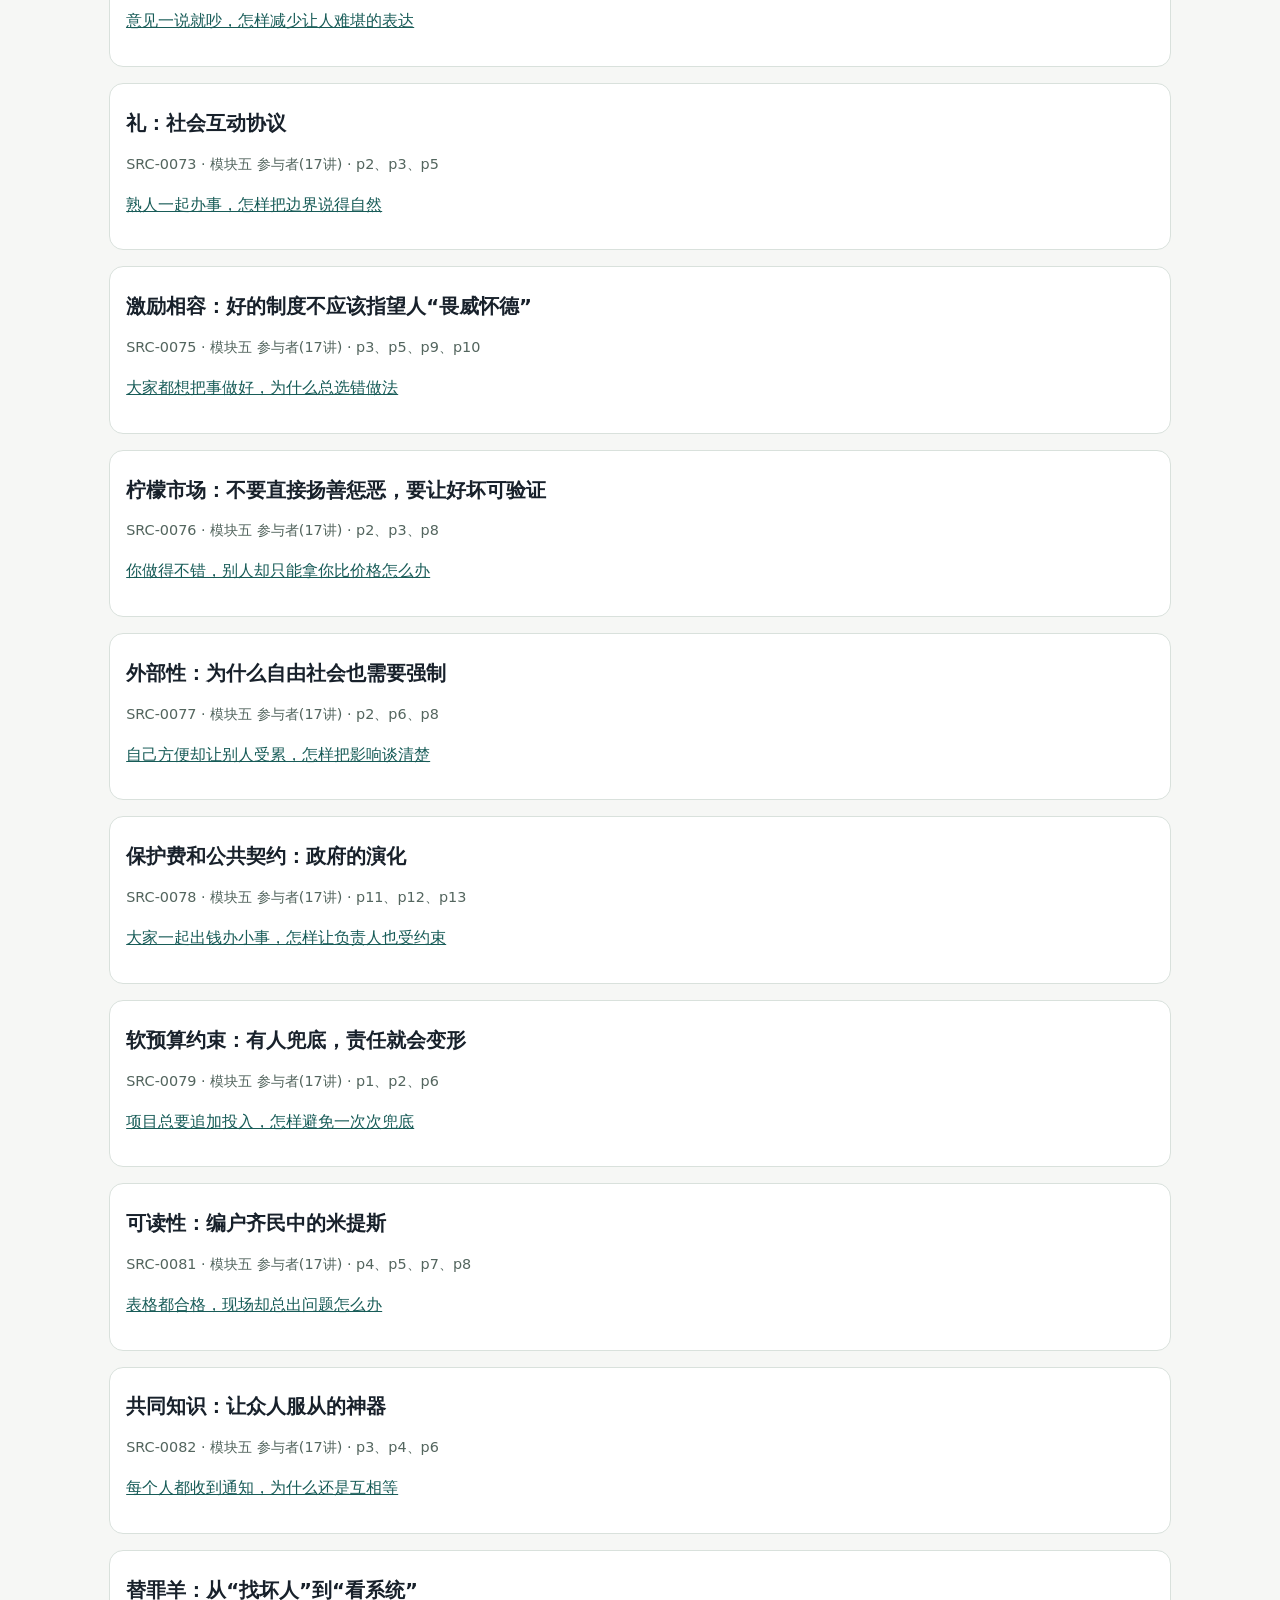
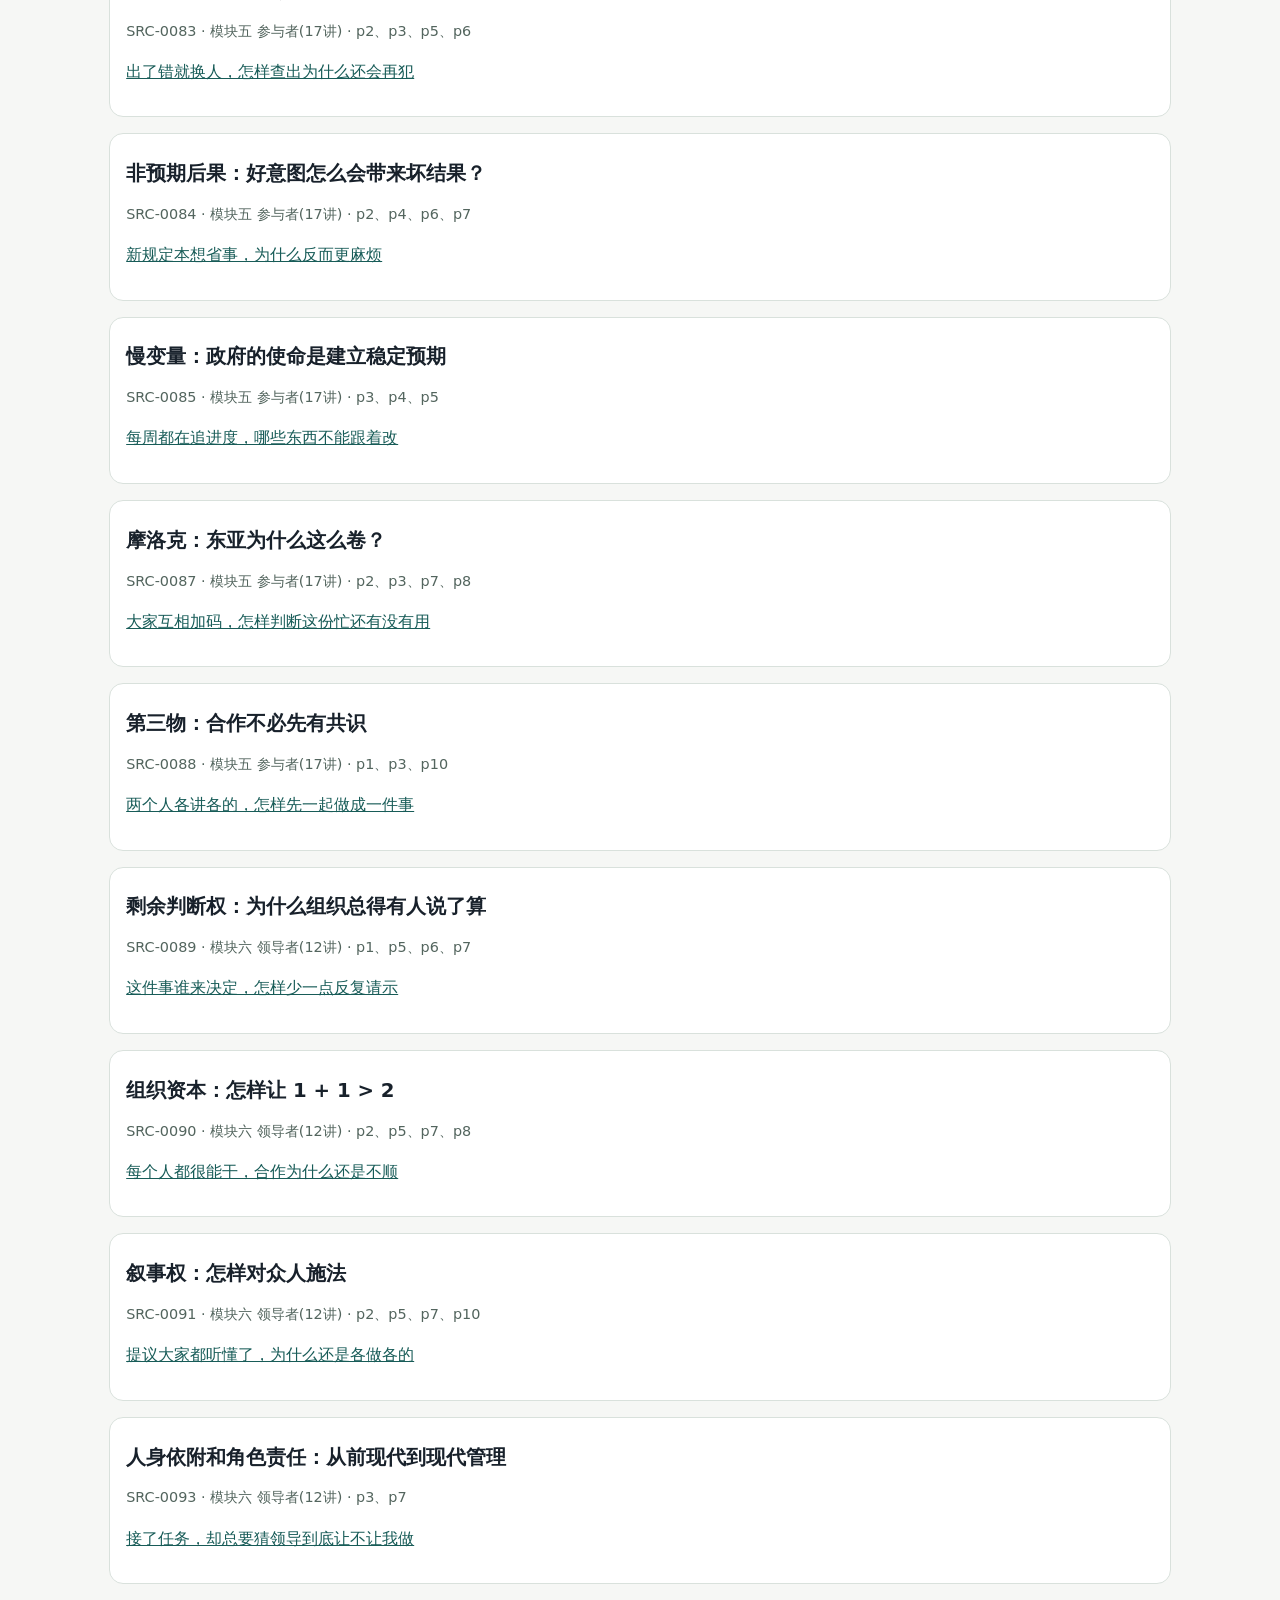
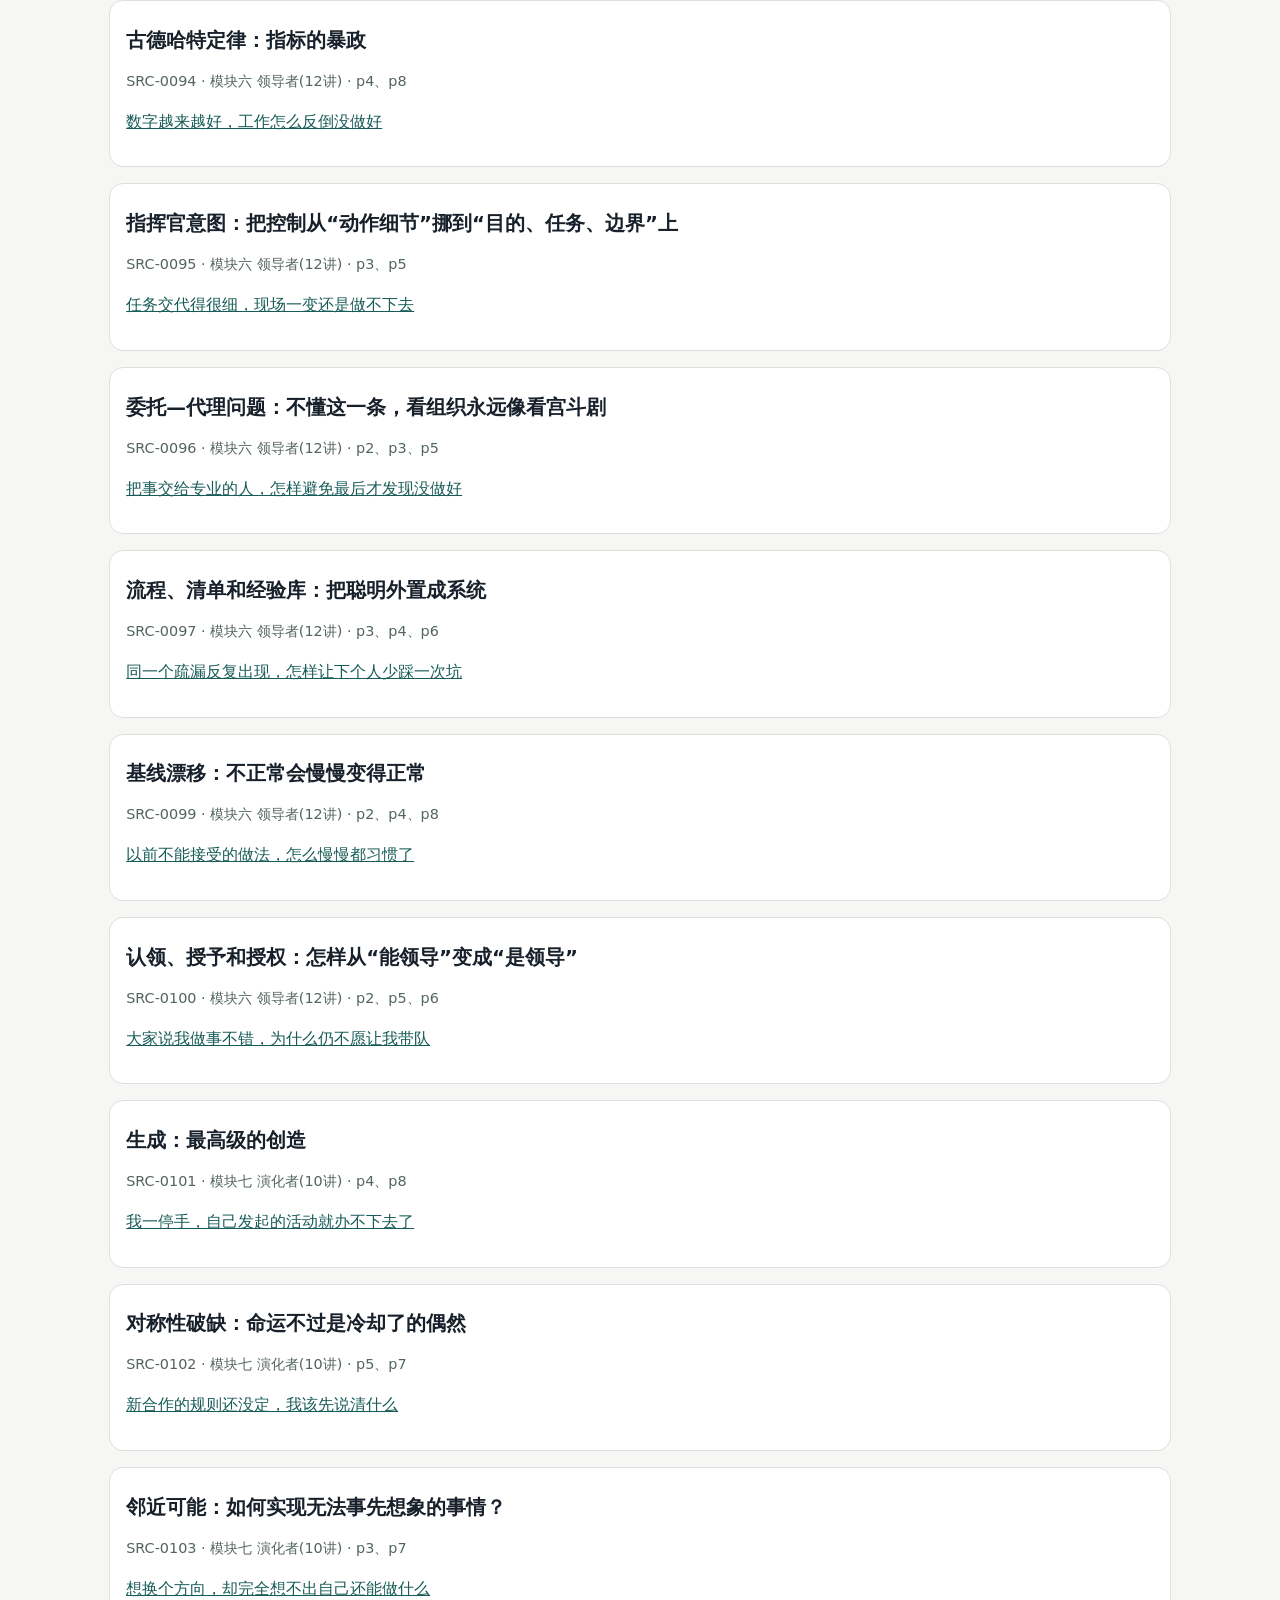
<file: COURSE_COVERAGE.html>
<!doctype html>
<html lang="zh-CN"><head><meta charset="utf-8"><meta name="viewport" content="width=device-width, initial-scale=1"><meta http-equiv="Content-Security-Policy" content="default-src 'self'; object-src 'none'; base-uri 'none'"><title>100讲与场景指南逐项对照 · 现代思维人生指南</title><link rel="stylesheet" href="./style.css?v=2026-10-25-life.1"></head><body><header><strong>这件事，下一步</strong><nav><a href="./">返回指南</a><a href="./COURSE_COVERAGE.md">文字覆盖表</a></nav></header><main><section class="hero"><h1>100讲，每一讲都能找到应用</h1><p>以项目保存的2026年8月15日课程目录映射为范围，共99个正课节点与1个尾声节点。下表100项均有原件依据和场景指南；这里的顺序只是目录顺序，不另造正式讲次编号。现有问答与《精英日课》指南继续保留，不计入这100项。</p><p>点击场景标题，直接打开对应做法、边界与来源。课程观点与项目推演分别说明，本站不代表课程作者。</p><p class="tag">版本 2026-10-25-life.1</p></section><h2>按课程目录查找</h2><article class="card"><h3>叙事：这个宇宙的第一性原理</h3><p class="tag">SRC-0003 · 基本世界观(7讲) · p4至p6</p><p><a href="./index.html?v=2026-10-25-life.1#guide-course-src-0003">解释听起来很顺，怎样找出缺的那一环</a></p></article><article class="card"><h3>重尾：世界服从极端值</h3><p class="tag">SRC-0004 · 基本世界观(7讲) · p1至p3、p7至p9</p><p><a href="./index.html?v=2026-10-25-life.1#guide-course-src-0004">看到行业平均收入，能拿来估算自己吗</a></p></article><article class="card"><h3>能动：稳态生存的观念陷阱</h3><p class="tag">SRC-0005 · 基本世界观(7讲) · p2、p5至p7</p><p><a href="./index.html?v=2026-10-25-life.1#guide-course-src-0005">大家都这样安排，我也只能照做吗</a></p></article><article class="card"><h3>约束：先尊重，再行动</h3><p class="tag">SRC-0006 · 基本世界观(7讲) · p3、p6至p8</p><p><a href="./index.html?v=2026-10-25-life.1#guide-course-src-0006">计划听着很好，哪些条件必须先确认</a></p></article><article class="card"><h3>可能：不确定性是意义的燃料</h3><p class="tag">SRC-0008 · 基本世界观(7讲) · p1、p2、p5至p7</p><p><a href="./index.html?v=2026-10-25-life.1#guide-course-src-0008">总想把一切想清楚，才能开始怎么办</a></p></article><article class="card"><h3>内核：你的三个「自我」</h3><p class="tag">SRC-0009 · 基本世界观(7讲) · p1、p4至p8</p><p><a href="./index.html?v=2026-10-25-life.1#guide-course-src-0009">决心换一种做法，为什么过几天又回去了</a></p></article><article class="card"><h3>能耐寻求定理：君子不器</h3><p class="tag">SRC-0010 · 模块一 成长战略(19讲) · p3至p8</p><p><a href="./index.html?v=2026-10-25-life.1#guide-course-src-0010">暂时没有明确目标，学什么更能增加出路</a></p></article><article class="card"><h3>供给侧心态：怎样在正和的世界合作（以及竞争）</h3><p class="tag">SRC-0011 · 模块一 成长战略(19讲) · p3至p6</p><p><a href="./index.html?v=2026-10-25-life.1#guide-course-src-0011">应聘时，怎样说明自己能帮上什么忙</a></p></article><article class="card"><h3>复利：可积累的优势</h3><p class="tag">SRC-0012 · 模块一 成长战略(19讲) · p1、p3、p4、p6</p><p><a href="./index.html?v=2026-10-25-life.1#guide-course-src-0012">每天做完又从头开始，怎样留下可复用的成果</a></p></article><article class="card"><h3>自我决定理论：一流人物不可能是痛苦的卷王</h3><p class="tag">SRC-0015 · 模块一 成长战略(19讲) · p2、p3、p5</p><p><a href="./index.html?v=2026-10-25-life.1#guide-course-src-0015">事情必须做，却总觉得只是在被催怎么办</a></p></article><article class="card"><h3>自由能原理：活着就是对齐</h3><p class="tag">SRC-0016 · 模块一 成长战略(19讲) · p4至p7</p><p><a href="./index.html?v=2026-10-25-life.1#guide-course-src-0016">预期总和实际对不上，改想法还是改安排</a></p></article><article class="card"><h3>主动高认知负荷：注意力的 Pro 模式</h3><p class="tag">SRC-0017 · 模块一 成长战略(19讲) · p2至p5</p><p><a href="./index.html?v=2026-10-25-life.1#guide-course-src-0017">读了很多却留不下东西，怎样把这一段读进去</a></p></article><article class="card"><h3>WOOP：从生活的默认设置中觉醒</h3><p class="tag">SRC-0018 · 模块一 成长战略(19讲) · p3–p6、p8</p><p><a href="./index.html?v=2026-10-25-life.1#guide-start-with-woop">明明想做，为什么总在开始前停住</a></p></article><article class="card"><h3>社交资本、结构洞和搬家：容易向上流动的位置</h3><p class="tag">SRC-0019 · 模块一 成长战略(19讲) · p3、p4、p6</p><p><a href="./index.html?v=2026-10-25-life.1#guide-course-src-0019">问了一圈还是同样的信息，怎样找到新的线索</a></p></article><article class="card"><h3>认知解耦：三步调节负面情绪</h3><p class="tag">SRC-0021 · 模块一 成长战略(19讲) · p2–p4</p><p><a href="./index.html?v=2026-10-25-life.1#guide-fact-and-guess">把看到的事和自己的解释分开</a></p><p><a href="./index.html?v=2026-10-25-life.1#guide-listen-first">现在很难受，可以先不用解决问题</a></p></article><article class="card"><h3>身份认同：元认知黑魔法</h3><p class="tag">SRC-0022 · 模块一 成长战略(19讲) · p1、p5、p6、p9</p><p><a href="./index.html?v=2026-10-25-life.1#guide-course-src-0022">两个角色都要做好，要求冲突时怎么办</a></p></article><article class="card"><h3>安全感：人需要有所依靠</h3><p class="tag">SRC-0023 · 模块一 成长战略(19讲) · p3、p5至p7</p><p><a href="./index.html?v=2026-10-25-life.1#guide-course-src-0023">说让人放心尝试，支持究竟具体到哪里</a></p></article><article class="card"><h3>赛道选择：做天兵天将，还是做孙悟空？</h3><p class="tag">SRC-0024 · 模块一 成长战略(19讲) · p3至p6</p><p><a href="./index.html?v=2026-10-25-life.1#guide-course-src-0024">换工作还是自己做，先看两边各靠什么得到回报</a></p></article><article class="card"><h3>场域：识时务者为俊杰</h3><p class="tag">SRC-0025 · 模块一 成长战略(19讲) · p1–p6</p><p><a href="./index.html?v=2026-10-25-life.1#guide-job-fit">努力没有被认可，先看工作怎样被评价</a></p></article><article class="card"><h3>探索与利用：怎样继续做个年轻人</h3><p class="tag">SRC-0027 · 模块一 成长战略(19讲) · p3、p4、p5、p7</p><p><a href="./index.html?v=2026-10-25-life.1#guide-course-src-0027">事情一直做得顺，还要不要学点新的</a></p></article><article class="card"><h3>共鸣：高级生活的秘密</h3><p class="tag">SRC-0028 · 模块一 成长战略(19讲) · p3、p5、p6、p7</p><p><a href="./index.html?v=2026-10-25-life.1#guide-course-src-0028">和朋友见了面，却总在比谁过得好</a></p></article><article class="card"><h3>无免费午餐定理：诸行无常，有偏置才有决策</h3><p class="tag">SRC-0029 · 模块二 决策判断(19讲) · p1、p4、p6、p7</p><p><a href="./index.html?v=2026-10-25-life.1#guide-course-src-0029">别人建议都很有道理，我该按什么选</a></p></article><article class="card"><h3>概率分布：到底什么是决策？</h3><p class="tag">SRC-0030 · 模块二 决策判断(19讲) · p2、p4–p7、p9–p10</p><p><a href="./index.html?v=2026-10-25-life.1#guide-compare-options">两个机会都不错，怎样比较才不只看最好结果</a></p></article><article class="card"><h3>颗粒度和因果中介：用模型思考</h3><p class="tag">SRC-0031 · 模块二 决策判断(19讲) · p2、p3、p4、p6、p7</p><p><a href="./index.html?v=2026-10-25-life.1#guide-course-src-0031">总在催结果，问题却还在原地打转</a></p></article><article class="card"><h3>贝叶斯先验：判断是主观的，但可以更科学一点</h3><p class="tag">SRC-0033 · 模块二 决策判断(19讲) · p1、p2、p7、p8</p><p><a href="./index.html?v=2026-10-25-life.1#guide-course-src-0033">新同事一次失误，就能判断他不可靠吗</a></p></article><article class="card"><h3>信息价值：怎样区分沙子和金子</h3><p class="tag">SRC-0034 · 模块二 决策判断(19讲) · p1–p6</p><p><a href="./index.html?v=2026-10-25-life.1#guide-small-trial">投入之前，先做一次小试</a></p><p><a href="./index.html?v=2026-10-25-life.1#guide-research-enough">资料越查越多，什么时候可以停止</a></p></article><article class="card"><h3>凯利公式：乘法世界里的认知变现</h3><p class="tag">SRC-0035 · 模块二 决策判断(19讲) · p2、p3、p5</p><p><a href="./index.html?v=2026-10-25-life.1#guide-course-src-0035">新机会看着很好，该投入多少精力</a></p></article><article class="card"><h3>非遍历性：玩家怕方差，庄家爱方差</h3><p class="tag">SRC-0036 · 模块二 决策判断(19讲) · p1、p2、p4、p6</p><p><a href="./index.html?v=2026-10-25-life.1#guide-course-src-0036">别人平均都赚到了，我能承受中途失败吗</a></p></article><article class="card"><h3>脆弱和反脆弱：怎样利用非对称风险</h3><p class="tag">SRC-0037 · 模块二 决策判断(19讲) · p2、p4、p5、p7</p><p><a href="./index.html?v=2026-10-25-life.1#guide-course-src-0037">总怕出错，怎样让小问题早点露出来</a></p></article><article class="card"><h3>期权：保留可选项的特权</h3><p class="tag">SRC-0039 · 模块二 决策判断(19讲) · p1、p2、p4、p6</p><p><a href="./index.html?v=2026-10-25-life.1#guide-course-src-0039">想等信息更全，又怕错过机会怎么办</a></p></article><article class="card"><h3>状态杠杆：你不是不努力，你是没做在点子上</h3><p class="tag">SRC-0040 · 模块二 决策判断(19讲) · p2、p5、p6、p7</p><p><a href="./index.html?v=2026-10-25-life.1#guide-course-src-0040">所有人都很忙，交付为什么还是快不起来</a></p></article><article class="card"><h3>选择偏差：就算无人说谎，你看到的也不是真实世界</h3><p class="tag">SRC-0041 · 模块二 决策判断(19讲) · p1、p3、p4、p5、p7</p><p><a href="./index.html?v=2026-10-25-life.1#guide-course-src-0041">好评这么多，能代表大多数人的体验吗</a></p></article><article class="card"><h3>回归均值：不要大惊小怪，要有点定力</h3><p class="tag">SRC-0042 · 模块二 决策判断(19讲) · p1、p2、p6、p7、p8</p><p><a href="./index.html?v=2026-10-25-life.1#guide-course-src-0042">换了办法后表现回升，怎样判断有没有用</a></p></article><article class="card"><h3>前景理论：让人铤而走险的不是贪婪，而是不甘</h3><p class="tag">SRC-0043 · 模块二 决策判断(19讲) · p1–p4、p6</p><p><a href="./index.html?v=2026-10-25-life.1#guide-next-cost">已经花了很多，下一笔还值得吗</a></p></article><article class="card"><h3>参考类：当局者迷，旁观者清，你不特殊</h3><p class="tag">SRC-0045 · 模块二 决策判断(19讲) · p1、p3、p4、p7</p><p><a href="./index.html?v=2026-10-25-life.1#guide-course-src-0045">估计下周能做完，怎样让工期更靠谱</a></p></article><article class="card"><h3>超级预测：给不确定性命名，给自己打分</h3><p class="tag">SRC-0046 · 模块二 决策判断(19讲) · p4、p5、p7、p9</p><p><a href="./index.html?v=2026-10-25-life.1#guide-course-src-0046">总觉得事情会出问题，能把担心写得更具体吗</a></p></article><article class="card"><h3>OODA 环：不是反应快，而是换脑快</h3><p class="tag">SRC-0047 · 模块二 决策判断(19讲) · p2、p4、p5、p8、p9</p><p><a href="./index.html?v=2026-10-25-life.1#guide-course-src-0047">现场情况变了，怎样别沿着旧判断继续忙</a></p></article><article class="card"><h3>认知负荷理论：因为文具多，所以是差生</h3><p class="tag">SRC-0048 · 模块三 学习教育(12讲) · p2、p4、p5、p7</p><p><a href="./index.html?v=2026-10-25-life.1#guide-course-src-0048">教程跟得上，一动手就全乱了怎么办</a></p></article><article class="card"><h3>ICAP 框架：最高效的学习方法</h3><p class="tag">SRC-0049 · 模块三 学习教育(12讲) · p2、p3、p4、p5</p><p><a href="./index.html?v=2026-10-25-life.1#guide-course-src-0049">笔记抄了很多，为什么讲不出自己的理解</a></p></article><article class="card"><h3>刻意练习：天赋的作用究竟是什么？</h3><p class="tag">SRC-0051 · 模块三 学习教育(12讲) · p3、p4、p5、p7</p><p><a href="./index.html?v=2026-10-25-life.1#guide-course-src-0051">练了很久没进步，下一次到底该练什么</a></p></article><article class="card"><h3>表征、图式、心智模型和解释框架：学习学的是什么</h3><p class="tag">SRC-0052 · 模块三 学习教育(12讲) · p2、p3、p4、p8</p><p><a href="./index.html?v=2026-10-25-life.1#guide-course-src-0052">术语都记住了，遇到新问题还是不会用</a></p></article><article class="card"><h3>综合调研：在没有教科书的地方挖掘真知</h3><p class="tag">SRC-0053 · 模块三 学习教育(12讲) · p1、p2、p3、p4、p7</p><p><a href="./index.html?v=2026-10-25-life.1#guide-course-src-0053">材料攒了一堆，怎样整理出能用的判断</a></p></article><article class="card"><h3>默会知识：（但愿）AI 永远都不可能替代的技能</h3><p class="tag">SRC-0054 · 模块三 学习教育(12讲) · p2、p4、p5、p6、p7</p><p><a href="./index.html?v=2026-10-25-life.1#guide-course-src-0054">操作手册都看懂了，上手还是没把握怎么办</a></p></article><article class="card"><h3>可取（以及不可取）的困难：把身心调到最适合学习的状态</h3><p class="tag">SRC-0055 · 模块三 学习教育(12讲) · p2、p3、p4</p><p><a href="./index.html?v=2026-10-25-life.1#guide-course-src-0055">复习时磕磕绊绊，就说明方法不好吗</a></p></article><article class="card"><h3>人力资本、信号筛选和社交资本：学校教育到底是干啥的？</h3><p class="tag">SRC-0057 · 模块三 学习教育(12讲) · p1、p3、p5</p><p><a href="./index.html?v=2026-10-25-life.1#guide-course-src-0057">准备报班，先看自己想换回什么</a></p></article><article class="card"><h3>自主支持：「献祭式养育」终结者</h3><p class="tag">SRC-0058 · 模块三 学习教育(12讲) · p2、p3、p4、p6</p><p><a href="./index.html?v=2026-10-25-life.1#guide-course-src-0058">孩子总等你催，怎样把事情慢慢交还给他</a></p></article><article class="card"><h3>拥抱和桥接：知识迁移，学以致用</h3><p class="tag">SRC-0059 · 模块三 学习教育(12讲) · p1–p5</p><p><a href="./index.html?v=2026-10-25-life.1#guide-practice-feedback">学习时，用一点实践检查方向</a></p><p><a href="./index.html?v=2026-10-25-life.1#guide-transfer-learning">道理都懂，换个场景为什么又想不起来</a></p></article><article class="card"><h3>经济租：赚钱的秘密</h3><p class="tag">SRC-0060 · 模块四 赚钱逻辑(12讲) · p1、p2、p3、p5</p><p><a href="./index.html?v=2026-10-25-life.1#guide-course-src-0060">活做了不少，收入为什么总被压低</a></p></article><article class="card"><h3>阿尔法：优势战略意识</h3><p class="tag">SRC-0061 · 模块四 赚钱逻辑(12讲) · p2、p3、p6</p><p><a href="./index.html?v=2026-10-25-life.1#guide-course-src-0061">工具越学越多，怎样找到自己的长处</a></p></article><article class="card"><h3>商业杠杆：把一个创造卖一百万次</h3><p class="tag">SRC-0063 · 模块四 赚钱逻辑(12讲) · p1、p3、p5</p><p><a href="./index.html?v=2026-10-25-life.1#guide-course-src-0063">每多接一单就更忙，哪些工作可以复用</a></p></article><article class="card"><h3>机会窗口：是盲目跟风，还是顺应大势？</h3><p class="tag">SRC-0064 · 模块四 赚钱逻辑(12讲) · p2、p4、p6、p7</p><p><a href="./index.html?v=2026-10-25-life.1#guide-course-src-0064">一个方向很热门，现在进去会不会太晚</a></p></article><article class="card"><h3>效果推理：不知道该干什么的时候该干什么</h3><p class="tag">SRC-0065 · 模块四 赚钱逻辑(12讲) · p3–p6、p8；p3–p6</p><p><a href="./index.html?v=2026-10-25-life.1#guide-clarify-next">事情有点乱，先找眼下那一步</a></p><p><a href="./index.html?v=2026-10-25-life.1#guide-small-trial">投入之前，先做一次小试</a></p></article><article class="card"><h3>沃德利地图：独一无二的自己做，能外包的尽量外包</h3><p class="tag">SRC-0066 · 模块四 赚钱逻辑(12讲) · p2、p3、p6、p8</p><p><a href="./index.html?v=2026-10-25-life.1#guide-course-src-0066">什么都想亲手做，时间总不够怎么办</a></p></article><article class="card"><h3>鲍莫尔成本病：物便宜则人贵</h3><p class="tag">SRC-0067 · 模块四 赚钱逻辑(12讲) · p4、p7</p><p><a href="./index.html?v=2026-10-25-life.1#guide-course-src-0067">请人做服务越来越贵，怎样比较才合理</a></p></article><article class="card"><h3>杰文斯悖论：AI 会增加人的工作岗位</h3><p class="tag">SRC-0069 · 模块四 赚钱逻辑(12讲) · p4、p5、p7</p><p><a href="./index.html?v=2026-10-25-life.1#guide-course-src-0069">用AI省了时间，为什么工作反而更多</a></p></article><article class="card"><h3>平台：现代世界最厉害的商业模式</h3><p class="tag">SRC-0070 · 模块四 赚钱逻辑(12讲) · p1、p5、p7</p><p><a href="./index.html?v=2026-10-25-life.1#guide-course-src-0070">生意越来越依赖一个平台，先看哪些风险</a></p></article><article class="card"><h3>托付：世界奖励把不确定性变成确定性的人</h3><p class="tag">SRC-0071 · 模块四 赚钱逻辑(12讲) · p3、p6</p><p><a href="./index.html?v=2026-10-25-life.1#guide-course-src-0071">领导只说一个模糊难题，接下来怎样推进</a></p></article><article class="card"><h3>地位：社会参与的第一性原理</h3><p class="tag">SRC-0072 · 模块五 参与者(17讲) · p3、p4、p6</p><p><a href="./index.html?v=2026-10-25-life.1#guide-course-src-0072">意见一说就吵，怎样减少让人难堪的表达</a></p></article><article class="card"><h3>礼：社会互动协议</h3><p class="tag">SRC-0073 · 模块五 参与者(17讲) · p2、p3、p5</p><p><a href="./index.html?v=2026-10-25-life.1#guide-course-src-0073">熟人一起办事，怎样把边界说得自然</a></p></article><article class="card"><h3>激励相容：好的制度不应该指望人“畏威怀德”</h3><p class="tag">SRC-0075 · 模块五 参与者(17讲) · p3、p5、p9、p10</p><p><a href="./index.html?v=2026-10-25-life.1#guide-course-src-0075">大家都想把事做好，为什么总选错做法</a></p></article><article class="card"><h3>柠檬市场：不要直接扬善惩恶，要让好坏可验证</h3><p class="tag">SRC-0076 · 模块五 参与者(17讲) · p2、p3、p8</p><p><a href="./index.html?v=2026-10-25-life.1#guide-course-src-0076">你做得不错，别人却只能拿你比价格怎么办</a></p></article><article class="card"><h3>外部性：为什么自由社会也需要强制</h3><p class="tag">SRC-0077 · 模块五 参与者(17讲) · p2、p6、p8</p><p><a href="./index.html?v=2026-10-25-life.1#guide-course-src-0077">自己方便却让别人受累，怎样把影响谈清楚</a></p></article><article class="card"><h3>保护费和公共契约：政府的演化</h3><p class="tag">SRC-0078 · 模块五 参与者(17讲) · p11、p12、p13</p><p><a href="./index.html?v=2026-10-25-life.1#guide-course-src-0078">大家一起出钱办小事，怎样让负责人也受约束</a></p></article><article class="card"><h3>软预算约束：有人兜底，责任就会变形</h3><p class="tag">SRC-0079 · 模块五 参与者(17讲) · p1、p2、p6</p><p><a href="./index.html?v=2026-10-25-life.1#guide-course-src-0079">项目总要追加投入，怎样避免一次次兜底</a></p></article><article class="card"><h3>可读性：编户齐民中的米提斯</h3><p class="tag">SRC-0081 · 模块五 参与者(17讲) · p4、p5、p7、p8</p><p><a href="./index.html?v=2026-10-25-life.1#guide-course-src-0081">表格都合格，现场却总出问题怎么办</a></p></article><article class="card"><h3>共同知识：让众人服从的神器</h3><p class="tag">SRC-0082 · 模块五 参与者(17讲) · p3、p4、p6</p><p><a href="./index.html?v=2026-10-25-life.1#guide-course-src-0082">每个人都收到通知，为什么还是互相等</a></p></article><article class="card"><h3>替罪羊：从“找坏人”到“看系统”</h3><p class="tag">SRC-0083 · 模块五 参与者(17讲) · p2、p3、p5、p6</p><p><a href="./index.html?v=2026-10-25-life.1#guide-course-src-0083">出了错就换人，怎样查出为什么还会再犯</a></p></article><article class="card"><h3>非预期后果：好意图怎么会带来坏结果？</h3><p class="tag">SRC-0084 · 模块五 参与者(17讲) · p2、p4、p6、p7</p><p><a href="./index.html?v=2026-10-25-life.1#guide-course-src-0084">新规定本想省事，为什么反而更麻烦</a></p></article><article class="card"><h3>慢变量：政府的使命是建立稳定预期</h3><p class="tag">SRC-0085 · 模块五 参与者(17讲) · p3、p4、p5</p><p><a href="./index.html?v=2026-10-25-life.1#guide-course-src-0085">每周都在追进度，哪些东西不能跟着改</a></p></article><article class="card"><h3>摩洛克：东亚为什么这么卷？</h3><p class="tag">SRC-0087 · 模块五 参与者(17讲) · p2、p3、p7、p8</p><p><a href="./index.html?v=2026-10-25-life.1#guide-course-src-0087">大家互相加码，怎样判断这份忙还有没有用</a></p></article><article class="card"><h3>第三物：合作不必先有共识</h3><p class="tag">SRC-0088 · 模块五 参与者(17讲) · p1、p3、p10</p><p><a href="./index.html?v=2026-10-25-life.1#guide-course-src-0088">两个人各讲各的，怎样先一起做成一件事</a></p></article><article class="card"><h3>剩余判断权：为什么组织总得有人说了算</h3><p class="tag">SRC-0089 · 模块六 领导者(12讲) · p1、p5、p6、p7</p><p><a href="./index.html?v=2026-10-25-life.1#guide-course-src-0089">这件事谁来决定，怎样少一点反复请示</a></p></article><article class="card"><h3>组织资本：怎样让 1 + 1 &gt; 2</h3><p class="tag">SRC-0090 · 模块六 领导者(12讲) · p2、p5、p7、p8</p><p><a href="./index.html?v=2026-10-25-life.1#guide-course-src-0090">每个人都很能干，合作为什么还是不顺</a></p></article><article class="card"><h3>叙事权：怎样对众人施法</h3><p class="tag">SRC-0091 · 模块六 领导者(12讲) · p2、p5、p7、p10</p><p><a href="./index.html?v=2026-10-25-life.1#guide-course-src-0091">提议大家都听懂了，为什么还是各做各的</a></p></article><article class="card"><h3>人身依附和角色责任：从前现代到现代管理</h3><p class="tag">SRC-0093 · 模块六 领导者(12讲) · p3、p7</p><p><a href="./index.html?v=2026-10-25-life.1#guide-course-src-0093">接了任务，却总要猜领导到底让不让我做</a></p></article><article class="card"><h3>古德哈特定律：指标的暴政</h3><p class="tag">SRC-0094 · 模块六 领导者(12讲) · p4、p8</p><p><a href="./index.html?v=2026-10-25-life.1#guide-course-src-0094">数字越来越好，工作怎么反倒没做好</a></p></article><article class="card"><h3>指挥官意图：把控制从“动作细节”挪到“目的、任务、边界”上</h3><p class="tag">SRC-0095 · 模块六 领导者(12讲) · p3、p5</p><p><a href="./index.html?v=2026-10-25-life.1#guide-course-src-0095">任务交代得很细，现场一变还是做不下去</a></p></article><article class="card"><h3>委托—代理问题：不懂这一条，看组织永远像看宫斗剧</h3><p class="tag">SRC-0096 · 模块六 领导者(12讲) · p2、p3、p5</p><p><a href="./index.html?v=2026-10-25-life.1#guide-course-src-0096">把事交给专业的人，怎样避免最后才发现没做好</a></p></article><article class="card"><h3>流程、清单和经验库：把聪明外置成系统</h3><p class="tag">SRC-0097 · 模块六 领导者(12讲) · p3、p4、p6</p><p><a href="./index.html?v=2026-10-25-life.1#guide-course-src-0097">同一个疏漏反复出现，怎样让下个人少踩一次坑</a></p></article><article class="card"><h3>基线漂移：不正常会慢慢变得正常</h3><p class="tag">SRC-0099 · 模块六 领导者(12讲) · p2、p4、p8</p><p><a href="./index.html?v=2026-10-25-life.1#guide-course-src-0099">以前不能接受的做法，怎么慢慢都习惯了</a></p></article><article class="card"><h3>认领、授予和授权：怎样从“能领导”变成“是领导”</h3><p class="tag">SRC-0100 · 模块六 领导者(12讲) · p2、p5、p6</p><p><a href="./index.html?v=2026-10-25-life.1#guide-course-src-0100">大家说我做事不错，为什么仍不愿让我带队</a></p></article><article class="card"><h3>生成：最高级的创造</h3><p class="tag">SRC-0101 · 模块七 演化者(10讲) · p4、p8</p><p><a href="./index.html?v=2026-10-25-life.1#guide-course-src-0101">我一停手，自己发起的活动就办不下去了</a></p></article><article class="card"><h3>对称性破缺：命运不过是冷却了的偶然</h3><p class="tag">SRC-0102 · 模块七 演化者(10讲) · p5、p7</p><p><a href="./index.html?v=2026-10-25-life.1#guide-course-src-0102">新合作的规则还没定，我该先说清什么</a></p></article><article class="card"><h3>邻近可能：如何实现无法事先想象的事情？</h3><p class="tag">SRC-0103 · 模块七 演化者(10讲) · p3、p7</p><p><a href="./index.html?v=2026-10-25-life.1#guide-course-src-0103">想换个方向，却完全想不出自己还能做什么</a></p></article><article class="card"><h3>反馈回路：怎样操控复杂系统</h3><p class="tag">SRC-0105 · 模块七 演化者(10讲) · p1、p3、p4</p><p><a href="./index.html?v=2026-10-25-life.1#guide-course-src-0105">越补救越忙，怎么找出让问题反复回来的原因</a></p></article><article class="card"><h3>自组织临界：恰到好处的活泼</h3><p class="tag">SRC-0106 · 模块七 演化者(10讲) · p2、p6</p><p><a href="./index.html?v=2026-10-25-life.1#guide-course-src-0106">开会总在冷场和争吵之间，怎么调整</a></p></article><article class="card"><h3>边际分析：怎样判断值不值得继续投入？</h3><p class="tag">SRC-0107 · 模块七 演化者(10讲) · p1、p4、p10</p><p><a href="./index.html?v=2026-10-25-life.1#guide-course-src-0107">再多做一轮只好一点点，还值得继续加量吗</a></p></article><article class="card"><h3>路径创造：破解路径依赖的唯一可行方法</h3><p class="tag">SRC-0108 · 模块七 演化者(10讲) · p1、p2、p5</p><p><a href="./index.html?v=2026-10-25-life.1#guide-course-src-0108">旧流程换不动，能先从哪一部分改</a></p></article><article class="card"><h3>适应性循环：稳定蕴藏着不稳定，败坏蕴藏着生机</h3><p class="tag">SRC-0109 · 模块七 演化者(10讲) · p5、p7、p9–p11</p><p><a href="./index.html?v=2026-10-25-life.1#guide-keep-a-backup">把安排塞得很满，为什么反而经不起一点变化</a></p></article><article class="card"><h3>零阶道理：大局观就是给真理分配表决权</h3><p class="tag">SRC-0111 · 模块八 高观点(12讲) · p3、p7、p8</p><p><a href="./index.html?v=2026-10-25-life.1#guide-course-src-0111">每条建议都有道理，究竟哪条该占更大分量</a></p></article><article class="card"><h3>目标函数：这个宇宙奖励什么？</h3><p class="tag">SRC-0112 · 模块八 高观点(12讲) · p1、p10</p><p><a href="./index.html?v=2026-10-25-life.1#guide-course-src-0112">别人都在追同一个目标，我也必须跟着吗</a></p></article><article class="card"><h3>二阶意愿和元表征：应无所住，而生其心</h3><p class="tag">SRC-0113 · 模块八 高观点(12讲) · p3、p4、p5、p10</p><p><a href="./index.html?v=2026-10-25-life.1#guide-course-src-0113">明明不想被手机牵着走，为什么一拿起又停不下</a></p></article><article class="card"><h3>副产品：最珍贵的东西大多不能被直接追求</h3><p class="tag">SRC-0114 · 模块八 高观点(12讲) · p7、p9、p11</p><p><a href="./index.html?v=2026-10-25-life.1#guide-course-src-0114">越想让人信任，怎么越像在求对方表态</a></p></article><article class="card"><h3>自我约束：有限制才有力量</h3><p class="tag">SRC-0115 · 模块八 高观点(12讲) · p5、p6、p7</p><p><a href="./index.html?v=2026-10-25-life.1#guide-course-src-0115">总说我会负责，怎样让合作者真能放心安排</a></p></article><article class="card"><h3>道德的可扩展性：修身齐家为什么不等于治国平天下？</h3><p class="tag">SRC-0117 · 模块八 高观点(12讲) · p1、p2、p4</p><p><a href="./index.html?v=2026-10-25-life.1#guide-course-src-0117">想照顾熟人，却要动用团队资源，怎么办</a></p></article><article class="card"><h3>立题：怎样给事情做主</h3><p class="tag">SRC-0118 · 模块八 高观点(12讲) · DOCX正文段落1（预设投射、规则之间的选择与结尾立题标准部分）</p><p><a href="./index.html?v=2026-10-25-life.1#guide-course-src-0118">一直在争哪个方案，先看看题目有没有问对</a></p></article><article class="card"><h3>内部优化器：养器成妖</h3><p class="tag">SRC-0119 · 模块八 高观点(12讲) · DOCX正文段落1（迷宫、CoinRun与目标分叉测试部分）</p><p><a href="./index.html?v=2026-10-25-life.1#guide-course-src-0119">演示都过了，上线前还该测什么</a></p></article><article class="card"><h3>稀缺：奇点前后的变与不变</h3><p class="tag">SRC-0120 · 模块八 高观点(12讲) · DOCX正文段落1（位置性稀缺、注意力与关系价值部分）</p><p><a href="./index.html?v=2026-10-25-life.1#guide-course-src-0120">作品更容易做出来了，为什么仍没人愿意看</a></p></article><article class="card"><h3>预训练和后训练：你能力的上限和下限</h3><p class="tag">SRC-0121 · 模块八 高观点(12讲) · DOCX正文段落1（类比限制、真实情境演练与反馈部分）</p><p><a href="./index.html?v=2026-10-25-life.1#guide-course-src-0121">关键时刻总漏一步，怎样练到更可靠</a></p></article><article class="card"><h3>探索和生发：一种人生意义（完）</h3><p class="tag">SRC-0122 · 尾声(1讲) · DOCX正文段落1（探索与生发定义、可继承及建设维护部分）</p><p><a href="./index.html?v=2026-10-25-life.1#guide-course-src-0122">尝试了很多兴趣，怎样留下一件别人也能用的成果</a></p></article></main><footer><a href="./">回到场景指南</a></footer></body></html>
</file>
<file: style.css>
:root { color-scheme: light; font-family: "Microsoft YaHei", "PingFang SC", system-ui, -apple-system, "Segoe UI", sans-serif; color: #18212b; background: #f6f7f5; }
* { box-sizing: border-box; }
body { margin: 0; line-height: 1.6; }
a { color: #185c58; }
header, main, footer { max-width: 1100px; margin: auto; padding: 1.2rem; }
header { display: flex; justify-content: space-between; gap: 1rem; align-items: center; }
nav { display: flex; gap: .8rem; flex-wrap: wrap; }
h1, h2, h3 { line-height: 1.2; }
.hero { background: #e3f0e9; border-radius: 18px; padding: 2rem; }
.hero p { max-width: 720px; }
.controls, .layout { display: grid; gap: 1rem; }
.controls { grid-template-columns: 2fr 1fr; margin: 1.5rem 0; }
.layout { grid-template-columns: minmax(0, 2fr) minmax(260px, 1fr); align-items: start; }
.card, aside, form, .export { background: #fff; border: 1px solid #d9e1dc; border-radius: 14px; padding: 1rem; margin-bottom: 1rem; }
.card header { padding: 0; align-items: flex-start; }
.tag { color: #53655e; font-size: .9rem; }
.card { scroll-margin-top: 1rem; }
.card h3 { font-size: 1.23rem; margin: .55rem 0; line-height: 1.5; }
.card h3 a { color: #18212b; text-decoration: none; }
.card h3 a:hover { text-decoration: underline; }
.card h4 { font-size: 1rem; margin: 1.5rem 0 .5rem; }
.card details { border-top: 1px solid #e3e9e5; margin-top: .8rem; padding-top: .8rem; }
.card summary { cursor: pointer; color: #185c58; font-weight: 650; padding: .35rem 0; }
.card li { margin: .7rem 0; padding-left: .2rem; }
.card ol, .card ul { padding-left: 1.5rem; }
.example { background: #f1f6f2; border-left: 3px solid #92b4a3; padding: .1rem 1rem .6rem; margin-top: 1.2rem; }
.sources { border-top: 1px solid #e3e9e5; margin-top: 1.4rem; font-size: .9rem; color: #53615a; }
.sources p { margin: .5rem 0; }
.related-link { display: block; padding: .35rem 0; }
.hero .hero-actions { display: flex; flex-wrap: wrap; gap: .7rem; margin-top: 1.2rem; }
.hero-actions a { padding: .5rem .9rem; border: 1px solid #8aa89a; border-radius: 8px; text-decoration: none; background: #fff9; }
label { display: block; font-weight: 650; margin: .7rem 0; }
input, textarea, select, button { width: 100%; font: inherit; padding: .65rem; border: 1px solid #aebcb4; border-radius: 8px; }
textarea { min-height: 6rem; resize: vertical; }
button { cursor: pointer; background: #185c58; color: white; border-color: #185c58; margin-top: .5rem; }
button.secondary { background: white; color: #185c58; }
.guide-actions { display: flex; gap: .5rem; flex-wrap: wrap; }
.guide-actions button { width: auto; }
.notice { min-height: 1.5rem; color: #8b3b20; }
footer { color: #53615a; font-size: .9rem; }
body, p, h1, h2, h3, summary, button, label, a { overflow-wrap: anywhere; }
@media (max-width: 760px) { header, .controls, .layout { display: block; } .controls > * { margin-bottom: .7rem; } .hero { padding: 1.3rem; } }
</file>
